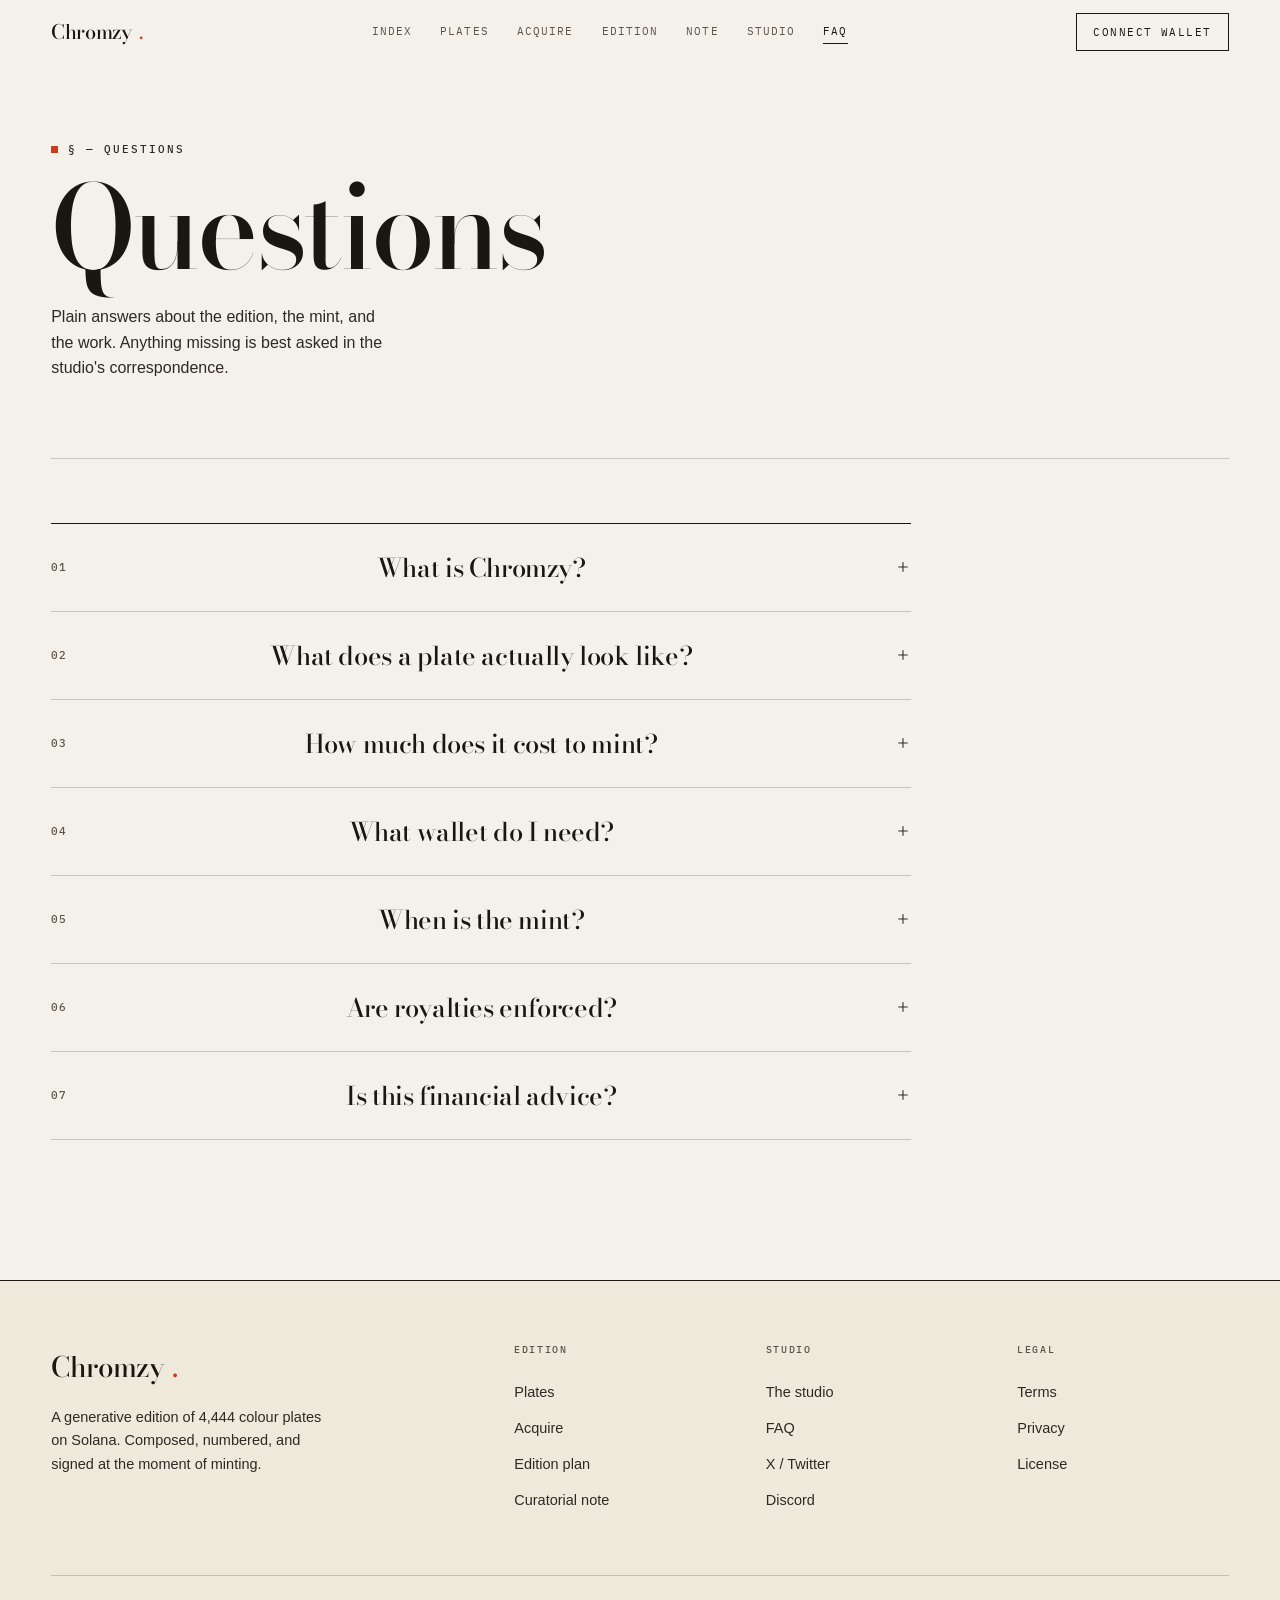
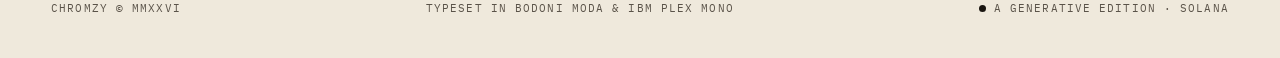
<file: faq.html>
<!DOCTYPE html>
<html lang="en">
<head>
  <meta charset="UTF-8">
  <meta name="viewport" content="width=device-width, initial-scale=1.0">
  <title>Questions — CHROMZY</title>
  <meta name="description" content="Frequently asked questions about Chromzy: what a colour plate is, mint price (1.5 SOL), wallets, the Autumn 2026 window, and enforced royalties on Solana.">
  <link rel="canonical" href="https://chromzy.com/faq.html">
  <meta name="theme-color" content="#f4f1ea">
  <meta property="og:type" content="website">
  <meta property="og:site_name" content="CHROMZY">
  <meta property="og:title" content="Questions — CHROMZY">
  <meta property="og:description" content="What a plate is, mint price, wallets, the window, and royalties.">
  <meta property="og:url" content="https://chromzy.com/faq.html">
  <meta property="og:image" content="https://chromzy.com/assets/og-image.svg">
  <meta name="twitter:card" content="summary_large_image">
  <link rel="icon" href="data:image/svg+xml,%3Csvg xmlns='http://www.w3.org/2000/svg' viewBox='0 0 32 32'%3E%3Crect fill='%23f4f1ea' width='32' height='32'/%3E%3Ccircle cx='16' cy='16' r='6' fill='%23ce3a1f'/%3E%3C/svg%3E">
  <link rel="preconnect" href="https://fonts.googleapis.com">
  <link rel="preconnect" href="https://fonts.gstatic.com" crossorigin>
  <link rel="stylesheet" href="css/main.css">
  <script type="application/ld+json">
  {"@context":"https://schema.org","@type":"FAQPage","mainEntity":[
    {"@type":"Question","name":"What is Chromzy?","acceptedAnswer":{"@type":"Answer","text":"A fixed edition of 4,444 generative colour plates on Solana. Each plate is a single pass through a colour system, composed, numbered, and signed at the moment of minting."}},
    {"@type":"Question","name":"What does a plate look like?","acceptedAnswer":{"@type":"Answer","text":"Four nested rectangular fields in a generated palette, in the lineage of Albers' colour studies. No two plates share a palette."}},
    {"@type":"Question","name":"How much does it cost to mint?","acceptedAnswer":{"@type":"Answer","text":"1.5 SOL per plate plus standard Solana network fees. One plate per wallet during allowlist; the remainder release publicly."}},
    {"@type":"Question","name":"What wallet do I need?","acceptedAnswer":{"@type":"Answer","text":"Phantom, Solflare, or any Wallet Standard compatible Solana wallet."}},
    {"@type":"Question","name":"When is the mint?","acceptedAnswer":{"@type":"Answer","text":"Autumn 2026. The allowlist opens one week prior."}},
    {"@type":"Question","name":"Are royalties enforced?","acceptedAnswer":{"@type":"Answer","text":"Yes, a 5% creator royalty on secondary sales, enforced via the Metaplex Core royalty plugin."}}
  ]}
  </script>
</head>
<body>
  <header class="nav" role="banner">
    <div class="nav__inner">
      <a href="index.html" class="nav__logo" aria-label="CHROMZY home">Chromzy<span class="nav__logo-dot">.</span></a>
      <nav class="nav__links" aria-label="Main">
        <a href="index.html" class="nav__link" data-nav-link>Index</a>
        <a href="collection.html" class="nav__link" data-nav-link>Plates</a>
        <a href="mint.html" class="nav__link" data-nav-link>Acquire</a>
        <a href="roadmap.html" class="nav__link" data-nav-link>Edition</a>
        <a href="about.html" class="nav__link" data-nav-link>Note</a>
        <a href="team.html" class="nav__link" data-nav-link>Studio</a>
        <a href="faq.html" class="nav__link nav__link--active" data-nav-link>FAQ</a>
      </nav>
      <div class="nav__actions">
        <button type="button" class="btn btn--sm btn--wallet" data-wallet-connect>Connect Wallet</button>
        <button type="button" class="nav__toggle" data-nav-toggle aria-expanded="false" aria-controls="nav-mobile" aria-label="Open menu"><span></span><span></span><span></span></button>
      </div>
    </div>
    <nav id="nav-mobile" class="nav__mobile" data-nav-mobile hidden aria-label="Mobile">
      <a href="index.html" class="nav__mobile-link" data-no="01">Index</a>
      <a href="collection.html" class="nav__mobile-link" data-no="02">Plates</a>
      <a href="mint.html" class="nav__mobile-link" data-no="03">Acquire</a>
      <a href="roadmap.html" class="nav__mobile-link" data-no="04">Edition</a>
      <a href="about.html" class="nav__mobile-link" data-no="05">Note</a>
      <a href="team.html" class="nav__mobile-link" data-no="06">Studio</a>
      <a href="faq.html" class="nav__mobile-link" data-no="07">FAQ</a>
    </nav>
  </header>

  <main id="main-content">
    <div class="container">
      <header class="page-head reveal">
        <div class="sec-mark"><span>§ — Questions</span></div>
        <h1 class="page-head__title">Questions</h1>
        <p class="page-head__lead">Plain answers about the edition, the mint, and the work. Anything missing is best asked in the studio's correspondence.</p>
      </header>

      <section class="section" style="padding-top:clamp(40px,5vw,72px);max-width:860px;">
        <div class="accordion reveal">
          <div class="accordion__item" data-accordion-item>
            <button type="button" class="accordion__trigger" data-accordion-trigger aria-expanded="false"><span class="accordion__index">01</span>What is Chromzy?<svg class="accordion__icon" viewBox="0 0 24 24" fill="none" stroke="currentColor" stroke-width="1.6"><path d="M12 5v14M5 12h14"/></svg></button>
            <div class="accordion__panel"><div class="accordion__content"><p>A fixed edition of 4,444 generative colour plates on Solana. Each plate is a single pass through a colour system — composed, numbered, and signed at the moment of minting.</p></div></div>
          </div>
          <div class="accordion__item" data-accordion-item>
            <button type="button" class="accordion__trigger" data-accordion-trigger aria-expanded="false"><span class="accordion__index">02</span>What does a plate actually look like?<svg class="accordion__icon" viewBox="0 0 24 24" fill="none" stroke="currentColor" stroke-width="1.6"><path d="M12 5v14M5 12h14"/></svg></button>
            <div class="accordion__panel"><div class="accordion__content"><p>Four nested rectangular fields in a generated palette, in the lineage of Albers' colour studies. No two plates share a palette. Re-roll the living plate on the home page to watch the system at work.</p></div></div>
          </div>
          <div class="accordion__item" data-accordion-item>
            <button type="button" class="accordion__trigger" data-accordion-trigger aria-expanded="false"><span class="accordion__index">03</span>How much does it cost to mint?<svg class="accordion__icon" viewBox="0 0 24 24" fill="none" stroke="currentColor" stroke-width="1.6"><path d="M12 5v14M5 12h14"/></svg></button>
            <div class="accordion__panel"><div class="accordion__content"><p>1.5 ◎ SOL per plate, plus standard Solana network fees. One plate per wallet during allowlist; the remainder release publicly thereafter.</p></div></div>
          </div>
          <div class="accordion__item" data-accordion-item>
            <button type="button" class="accordion__trigger" data-accordion-trigger aria-expanded="false"><span class="accordion__index">04</span>What wallet do I need?<svg class="accordion__icon" viewBox="0 0 24 24" fill="none" stroke="currentColor" stroke-width="1.6"><path d="M12 5v14M5 12h14"/></svg></button>
            <div class="accordion__panel"><div class="accordion__content"><p>Phantom, Solflare, or any Wallet Standard compatible Solana wallet. Connect on the Acquire page once the window opens.</p></div></div>
          </div>
          <div class="accordion__item" data-accordion-item>
            <button type="button" class="accordion__trigger" data-accordion-trigger aria-expanded="false"><span class="accordion__index">05</span>When is the mint?<svg class="accordion__icon" viewBox="0 0 24 24" fill="none" stroke="currentColor" stroke-width="1.6"><path d="M12 5v14M5 12h14"/></svg></button>
            <div class="accordion__panel"><div class="accordion__content"><p>Autumn 2026. The allowlist opens one week prior. The exact block and date are announced to the studio's correspondents first.</p></div></div>
          </div>
          <div class="accordion__item" data-accordion-item>
            <button type="button" class="accordion__trigger" data-accordion-trigger aria-expanded="false"><span class="accordion__index">06</span>Are royalties enforced?<svg class="accordion__icon" viewBox="0 0 24 24" fill="none" stroke="currentColor" stroke-width="1.6"><path d="M12 5v14M5 12h14"/></svg></button>
            <div class="accordion__panel"><div class="accordion__content"><p>Yes — a 5% creator royalty on secondary sales, enforced via the Metaplex Core royalty plugin on supported marketplaces.</p></div></div>
          </div>
          <div class="accordion__item" data-accordion-item>
            <button type="button" class="accordion__trigger" data-accordion-trigger aria-expanded="false"><span class="accordion__index">07</span>Is this financial advice?<svg class="accordion__icon" viewBox="0 0 24 24" fill="none" stroke="currentColor" stroke-width="1.6"><path d="M12 5v14M5 12h14"/></svg></button>
            <div class="accordion__panel"><div class="accordion__content"><p>No. Chromzy is a digital art edition. Acquire a plate because you want the plate.</p></div></div>
          </div>
        </div>
      </section>
    </div>
  </main>

  <footer class="footer" role="contentinfo">
    <div class="container">
      <div class="footer__grid">
        <div class="footer__brand">
          <a href="index.html" class="nav__logo">Chromzy<span class="nav__logo-dot">.</span></a>
          <p>A generative edition of 4,444 colour plates on Solana. Composed, numbered, and signed at the moment of minting.</p>
        </div>
        <div>
          <h3 class="footer__heading">Edition</h3>
          <a href="collection.html" class="footer__link">Plates</a>
          <a href="mint.html" class="footer__link">Acquire</a>
          <a href="roadmap.html" class="footer__link">Edition plan</a>
          <a href="about.html" class="footer__link">Curatorial note</a>
        </div>
        <div>
          <h3 class="footer__heading">Studio</h3>
          <a href="team.html" class="footer__link">The studio</a>
          <a href="faq.html" class="footer__link">FAQ</a>
          <a href="https://x.com/chromzy" class="footer__link" target="_blank" rel="noopener noreferrer">X / Twitter</a>
          <a href="https://discord.gg/chromzy" class="footer__link" target="_blank" rel="noopener noreferrer">Discord</a>
        </div>
        <div>
          <h3 class="footer__heading">Legal</h3>
          <a href="terms.html" class="footer__link">Terms</a>
          <a href="privacy.html" class="footer__link">Privacy</a>
          <a href="license.html" class="footer__link">License</a>
        </div>
      </div>
      <div class="footer__bottom">
        <span>Chromzy © MMXXVI</span>
        <span>Typeset in Bodoni Moda &amp; IBM Plex Mono</span>
        <span class="footer__solana"><span class="footer__solana-dot" aria-hidden="true"></span> A generative edition · Solana</span>
      </div>
    </div>
  </footer>

  <script type="module" src="js/main.js"></script>
</body>
</html>
</file>
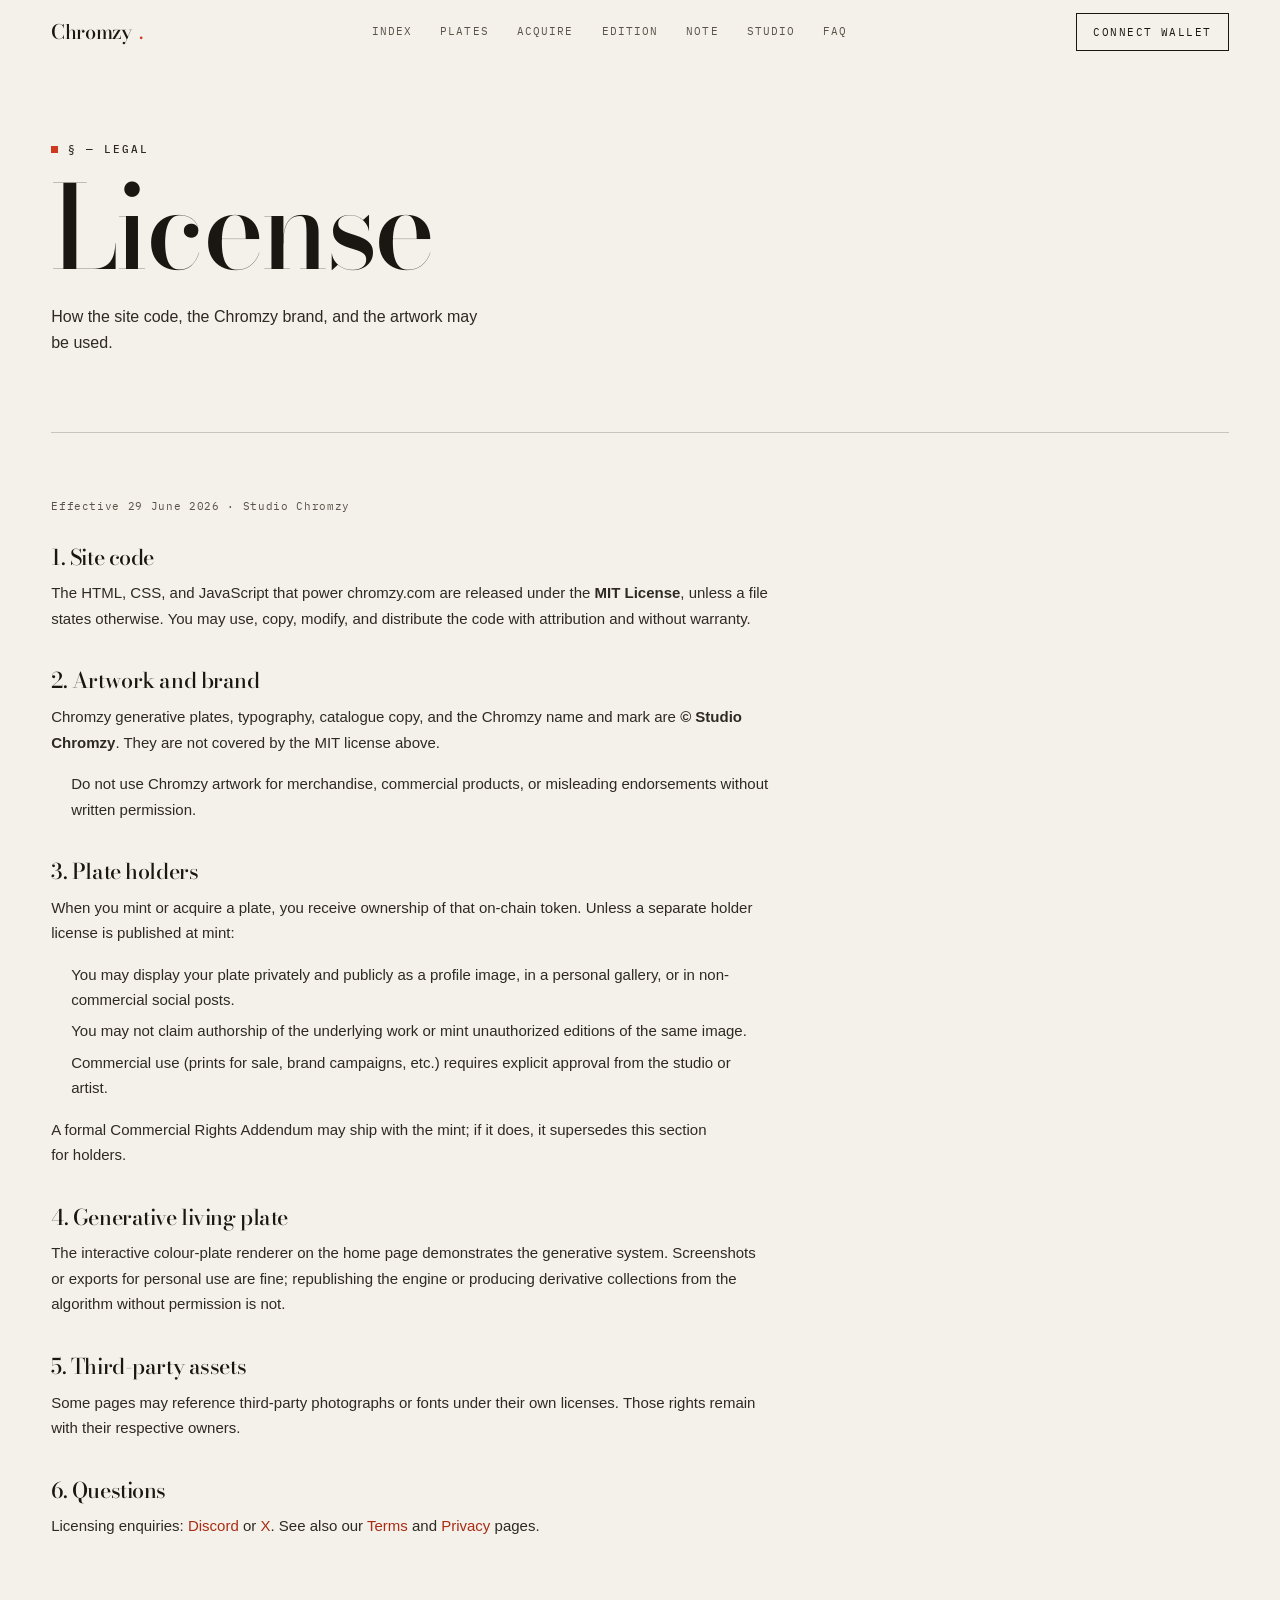
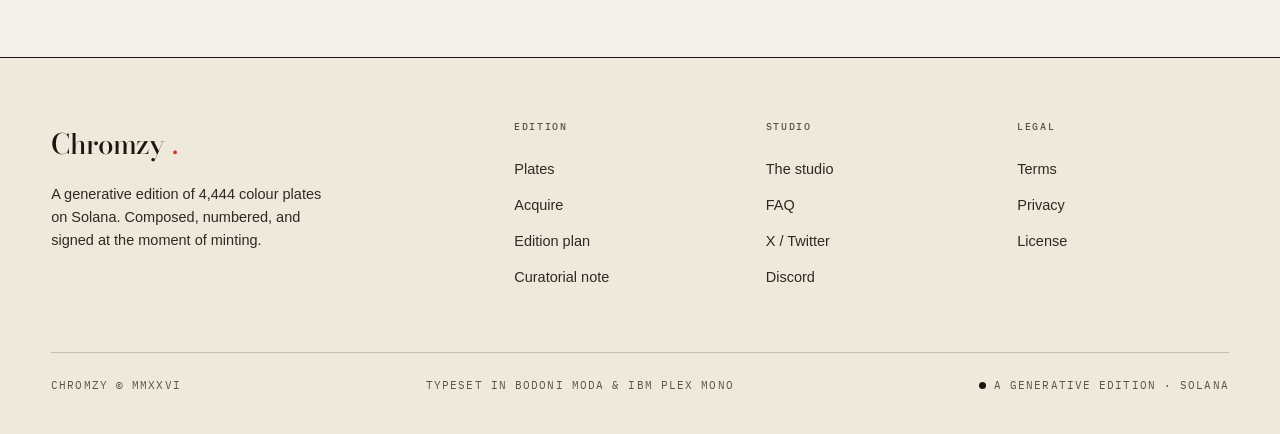
<file: license.html>
<!DOCTYPE html>
<html lang="en">
<head>
  <meta charset="UTF-8">
  <meta name="viewport" content="width=device-width, initial-scale=1.0">
  <title>License — CHROMZY</title>
  <meta name="description" content="Licensing for chromzy.com: site code (MIT) and Chromzy generative plate holder rights.">
  <link rel="canonical" href="https://chromzy.com/license.html">
  <meta name="theme-color" content="#f4f1ea">
  <meta property="og:type" content="website">
  <meta property="og:site_name" content="CHROMZY">
  <meta property="og:title" content="License — CHROMZY">
  <meta property="og:url" content="https://chromzy.com/license.html">
  <meta property="og:image" content="https://chromzy.com/assets/og-image.svg">
  <meta name="twitter:card" content="summary_large_image">
  <link rel="icon" href="data:image/svg+xml,%3Csvg xmlns='http://www.w3.org/2000/svg' viewBox='0 0 32 32'%3E%3Crect fill='%23f4f1ea' width='32' height='32'/%3E%3Ccircle cx='16' cy='16' r='6' fill='%23ce3a1f'/%3E%3C/svg%3E">
  <link rel="preconnect" href="https://fonts.googleapis.com">
  <link rel="preconnect" href="https://fonts.gstatic.com" crossorigin>
  <link rel="stylesheet" href="css/main.css">
</head>
<body>
  <header class="nav" role="banner">
    <div class="nav__inner">
      <a href="index.html" class="nav__logo" aria-label="CHROMZY home">Chromzy<span class="nav__logo-dot">.</span></a>
      <nav class="nav__links" aria-label="Main">
        <a href="index.html" class="nav__link" data-nav-link>Index</a>
        <a href="collection.html" class="nav__link" data-nav-link>Plates</a>
        <a href="mint.html" class="nav__link" data-nav-link>Acquire</a>
        <a href="roadmap.html" class="nav__link" data-nav-link>Edition</a>
        <a href="about.html" class="nav__link" data-nav-link>Note</a>
        <a href="team.html" class="nav__link" data-nav-link>Studio</a>
        <a href="faq.html" class="nav__link" data-nav-link>FAQ</a>
      </nav>
      <div class="nav__actions">
        <button type="button" class="btn btn--sm btn--wallet" data-wallet-connect>Connect Wallet</button>
        <button type="button" class="nav__toggle" data-nav-toggle aria-expanded="false" aria-controls="nav-mobile" aria-label="Open menu"><span></span><span></span><span></span></button>
      </div>
    </div>
    <nav id="nav-mobile" class="nav__mobile" data-nav-mobile hidden aria-label="Mobile">
      <a href="index.html" class="nav__mobile-link" data-no="01">Index</a>
      <a href="collection.html" class="nav__mobile-link" data-no="02">Plates</a>
      <a href="mint.html" class="nav__mobile-link" data-no="03">Acquire</a>
      <a href="roadmap.html" class="nav__mobile-link" data-no="04">Edition</a>
      <a href="about.html" class="nav__mobile-link" data-no="05">Note</a>
      <a href="team.html" class="nav__mobile-link" data-no="06">Studio</a>
      <a href="faq.html" class="nav__mobile-link" data-no="07">FAQ</a>
    </nav>
  </header>

  <main id="main-content">
    <div class="container">
      <header class="page-head reveal">
        <div class="sec-mark"><span>§ — Legal</span></div>
        <h1 class="page-head__title">License</h1>
        <p class="page-head__lead">How the site code, the Chromzy brand, and the artwork may be used.</p>
      </header>

      <section class="section legal-prose reveal" style="padding-top:clamp(40px,5vw,72px);padding-bottom:clamp(64px,8vw,120px);">
        <p class="legal-updated">Effective 29 June 2026 · Studio Chromzy</p>

        <h2>1. Site code</h2>
        <p>The HTML, CSS, and JavaScript that power chromzy.com are released under the <strong>MIT License</strong>, unless a file states otherwise. You may use, copy, modify, and distribute the code with attribution and without warranty.</p>

        <h2>2. Artwork and brand</h2>
        <p>Chromzy generative plates, typography, catalogue copy, and the Chromzy name and mark are <strong>© Studio Chromzy</strong>. They are not covered by the MIT license above.</p>
        <ul>
          <li>Do not use Chromzy artwork for merchandise, commercial products, or misleading endorsements without written permission.</li>
        </ul>

        <h2>3. Plate holders</h2>
        <p>When you mint or acquire a plate, you receive ownership of that on-chain token. Unless a separate holder license is published at mint:</p>
        <ul>
          <li>You may display your plate privately and publicly as a profile image, in a personal gallery, or in non-commercial social posts.</li>
          <li>You may not claim authorship of the underlying work or mint unauthorized editions of the same image.</li>
          <li>Commercial use (prints for sale, brand campaigns, etc.) requires explicit approval from the studio or artist.</li>
        </ul>
        <p>A formal Commercial Rights Addendum may ship with the mint; if it does, it supersedes this section for holders.</p>

        <h2>4. Generative living plate</h2>
        <p>The interactive colour-plate renderer on the home page demonstrates the generative system. Screenshots or exports for personal use are fine; republishing the engine or producing derivative collections from the algorithm without permission is not.</p>

        <h2>5. Third-party assets</h2>
        <p>Some pages may reference third-party photographs or fonts under their own licenses. Those rights remain with their respective owners.</p>

        <h2>6. Questions</h2>
        <p>Licensing enquiries: <a href="https://discord.gg/chromzy" target="_blank" rel="noopener noreferrer">Discord</a> or <a href="https://x.com/chromzy" target="_blank" rel="noopener noreferrer">X</a>. See also our <a href="terms.html">Terms</a> and <a href="privacy.html">Privacy</a> pages.</p>
      </section>
    </div>
  </main>

  <footer class="footer" role="contentinfo">
    <div class="container">
      <div class="footer__grid">
        <div class="footer__brand">
          <a href="index.html" class="nav__logo">Chromzy<span class="nav__logo-dot">.</span></a>
          <p>A generative edition of 4,444 colour plates on Solana. Composed, numbered, and signed at the moment of minting.</p>
        </div>
        <div>
          <h3 class="footer__heading">Edition</h3>
          <a href="collection.html" class="footer__link">Plates</a>
          <a href="mint.html" class="footer__link">Acquire</a>
          <a href="roadmap.html" class="footer__link">Edition plan</a>
          <a href="about.html" class="footer__link">Curatorial note</a>
        </div>
        <div>
          <h3 class="footer__heading">Studio</h3>
          <a href="team.html" class="footer__link">The studio</a>
          <a href="faq.html" class="footer__link">FAQ</a>
          <a href="https://x.com/chromzy" class="footer__link" target="_blank" rel="noopener noreferrer">X / Twitter</a>
          <a href="https://discord.gg/chromzy" class="footer__link" target="_blank" rel="noopener noreferrer">Discord</a>
        </div>
        <div>
          <h3 class="footer__heading">Legal</h3>
          <a href="terms.html" class="footer__link">Terms</a>
          <a href="privacy.html" class="footer__link">Privacy</a>
          <a href="license.html" class="footer__link">License</a>
        </div>
      </div>
      <div class="footer__bottom">
        <span>Chromzy © MMXXVI</span>
        <span>Typeset in Bodoni Moda &amp; IBM Plex Mono</span>
        <span class="footer__solana"><span class="footer__solana-dot" aria-hidden="true"></span> A generative edition · Solana</span>
      </div>
    </div>
  </footer>

  <script type="module" src="js/main.js"></script>
</body>
</html>
</file>
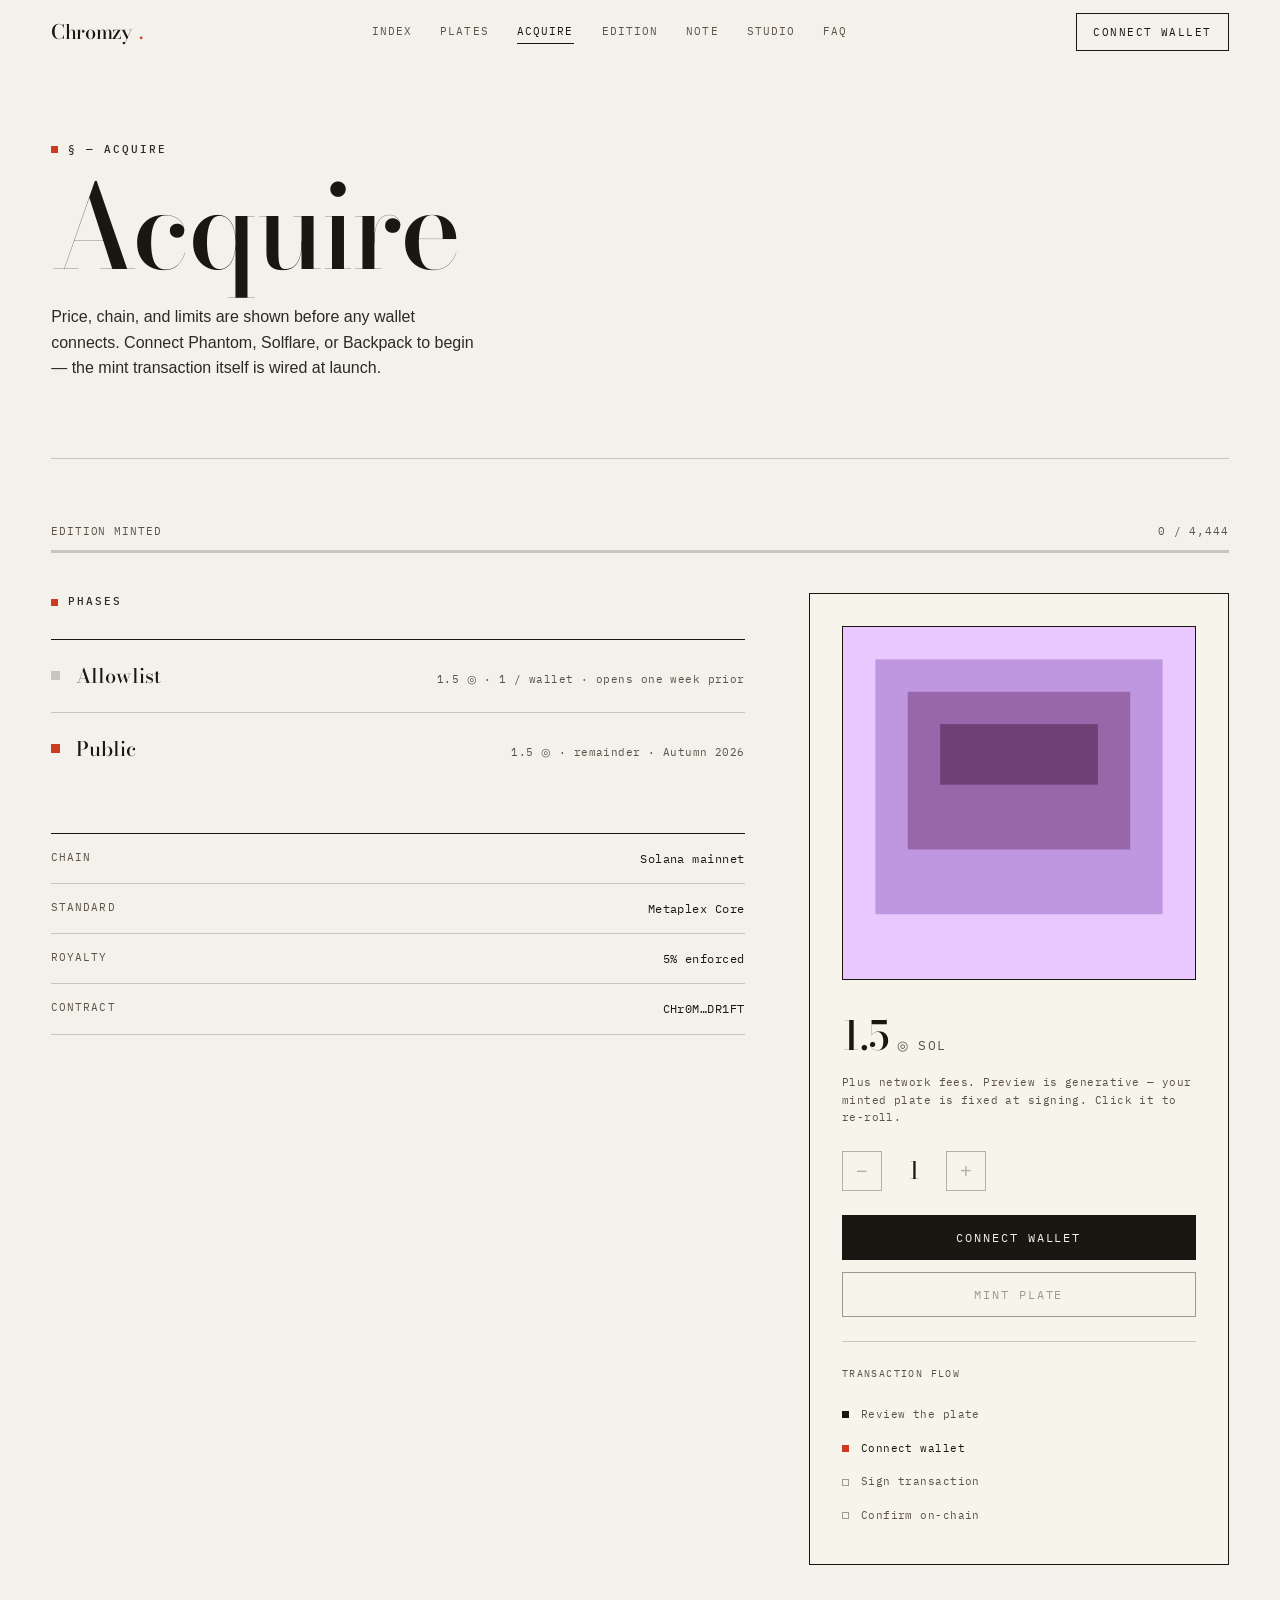
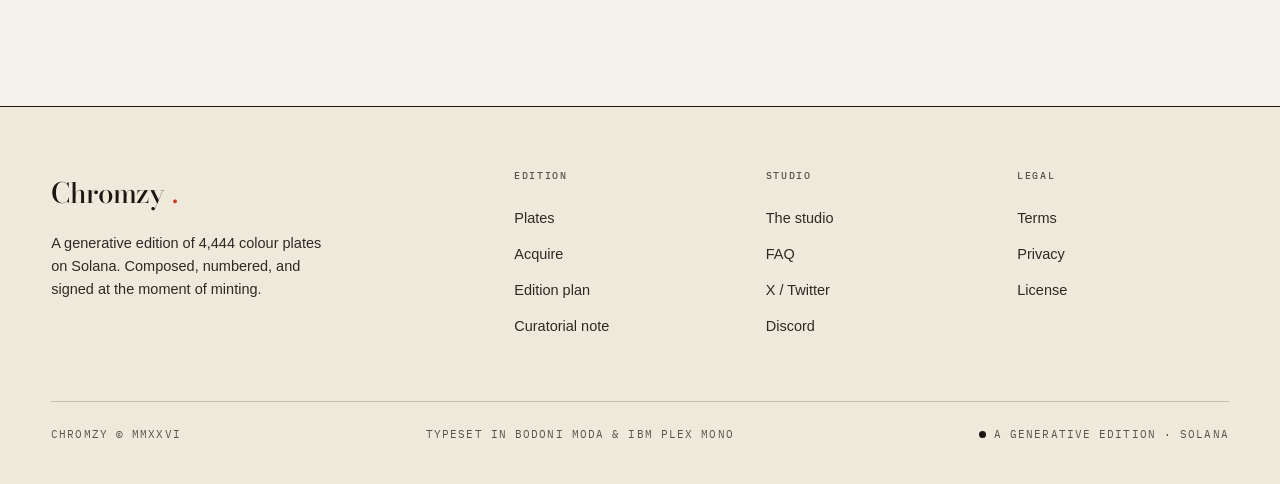
<file: mint.html>
<!DOCTYPE html>
<html lang="en">
<head>
  <meta charset="UTF-8">
  <meta name="viewport" content="width=device-width, initial-scale=1.0">
  <title>Acquire a Plate — CHROMZY Mint</title>
  <meta name="description" content="Mint a Chromzy colour plate on Solana. 1.5 SOL, one plate per wallet at allowlist, Metaplex Core. Demo wallet flow shown before launch.">
  <link rel="canonical" href="https://chromzy.com/mint.html">
  <meta name="theme-color" content="#f4f1ea">
  <meta property="og:type" content="website">
  <meta property="og:site_name" content="CHROMZY">
  <meta property="og:title" content="Acquire a Plate — CHROMZY">
  <meta property="og:description" content="Mint a generative colour plate on Solana. 1.5 SOL, Metaplex Core.">
  <meta property="og:url" content="https://chromzy.com/mint.html">
  <meta property="og:image" content="https://chromzy.com/assets/og-image.svg">
  <meta name="twitter:card" content="summary_large_image">
  <link rel="icon" href="data:image/svg+xml,%3Csvg xmlns='http://www.w3.org/2000/svg' viewBox='0 0 32 32'%3E%3Crect fill='%23f4f1ea' width='32' height='32'/%3E%3Ccircle cx='16' cy='16' r='6' fill='%23ce3a1f'/%3E%3C/svg%3E">
  <link rel="preconnect" href="https://fonts.googleapis.com">
  <link rel="preconnect" href="https://fonts.gstatic.com" crossorigin>
  <link rel="stylesheet" href="css/main.css">
</head>
<body>
  <header class="nav" role="banner">
    <div class="nav__inner">
      <a href="index.html" class="nav__logo" aria-label="CHROMZY home">Chromzy<span class="nav__logo-dot">.</span></a>
      <nav class="nav__links" aria-label="Main">
        <a href="index.html" class="nav__link" data-nav-link>Index</a>
        <a href="collection.html" class="nav__link" data-nav-link>Plates</a>
        <a href="mint.html" class="nav__link nav__link--active" data-nav-link>Acquire</a>
        <a href="roadmap.html" class="nav__link" data-nav-link>Edition</a>
        <a href="about.html" class="nav__link" data-nav-link>Note</a>
        <a href="team.html" class="nav__link" data-nav-link>Studio</a>
        <a href="faq.html" class="nav__link" data-nav-link>FAQ</a>
      </nav>
      <div class="nav__actions">
        <button type="button" class="btn btn--sm btn--wallet" data-wallet-connect>Connect Wallet</button>
        <button type="button" class="nav__toggle" data-nav-toggle aria-expanded="false" aria-controls="nav-mobile" aria-label="Open menu"><span></span><span></span><span></span></button>
      </div>
    </div>
    <nav id="nav-mobile" class="nav__mobile" data-nav-mobile hidden aria-label="Mobile">
      <a href="index.html" class="nav__mobile-link" data-no="01">Index</a>
      <a href="collection.html" class="nav__mobile-link" data-no="02">Plates</a>
      <a href="mint.html" class="nav__mobile-link" data-no="03">Acquire</a>
      <a href="roadmap.html" class="nav__mobile-link" data-no="04">Edition</a>
      <a href="about.html" class="nav__mobile-link" data-no="05">Note</a>
      <a href="team.html" class="nav__mobile-link" data-no="06">Studio</a>
      <a href="faq.html" class="nav__mobile-link" data-no="07">FAQ</a>
    </nav>
  </header>

  <main id="main-content">
    <div class="container">
      <header class="page-head reveal">
        <div class="sec-mark"><span>§ — Acquire</span></div>
        <h1 class="page-head__title">Acquire</h1>
        <p class="page-head__lead">Price, chain, and limits are shown before any wallet connects. Connect Phantom, Solflare, or Backpack to begin — the mint transaction itself is wired at launch.</p>
      </header>

      <section class="section" style="padding-top:clamp(40px,5vw,64px);">
        <div class="mint-progress reveal" data-mint-progress data-minted="0" data-total="4444">
          <p class="mint-progress__label"><span>Edition minted</span><span data-mint-progress-count>0 / 4,444</span></p>
          <div class="mint-progress__track"><div class="mint-progress__fill"></div></div>
        </div>

        <div class="mint-layout">
          <div class="reveal">
            <div class="sec-mark" style="margin-bottom:28px;"><span>Phases</span></div>
            <div class="mint-phases stagger">
              <div class="mint-phase">
                <span class="mint-phase__status" aria-hidden="true"></span>
                <span class="mint-phase__name">Allowlist</span>
                <span class="mint-phase__detail">1.5 ◎ · 1 / wallet · opens one week prior</span>
              </div>
              <div class="mint-phase is-active">
                <span class="mint-phase__status" aria-hidden="true"></span>
                <span class="mint-phase__name">Public</span>
                <span class="mint-phase__detail">1.5 ◎ · remainder · Autumn 2026</span>
              </div>
            </div>

            <div class="spec" style="margin-top:48px;">
              <div class="spec__row"><span class="spec__key">Chain</span><span>Solana mainnet</span></div>
              <div class="spec__row"><span class="spec__key">Standard</span><span>Metaplex Core</span></div>
              <div class="spec__row"><span class="spec__key">Royalty</span><span>5% enforced</span></div>
              <div class="spec__row"><span class="spec__key">Contract</span><span>CHr0M…DR1FT</span></div>
            </div>
          </div>

          <aside class="mint-card reveal">
            <div class="mint-card__mount">
              <div class="figure__frame ar-1-1 is-zoom" data-plate-interactive>
                <canvas data-plate data-plate-interactive data-seed="44" data-plate-chroma="0.12" style="display:block;width:100%;height:100%;"></canvas>
              </div>
            </div>
            <div class="mint-card__price">
              <span class="mint-card__price-value">1.5</span>
              <span class="mint-card__price-unit">◎ SOL</span>
            </div>
            <p class="mint-card__fine">Plus network fees. Preview is generative — your minted plate is fixed at signing. Click it to re-roll.</p>

            <div class="mint-card__qty">
              <button type="button" class="mint-card__qty-btn" data-mint-minus aria-label="Decrease quantity">−</button>
              <span class="mint-card__qty-value" data-mint-qty data-mint-max="1">1</span>
              <button type="button" class="mint-card__qty-btn" data-mint-plus aria-label="Increase quantity">+</button>
            </div>

            <div class="mint-card__actions">
              <button type="button" class="btn btn--primary" data-wallet-connect>Connect Wallet</button>
              <button type="button" class="btn" data-mint-action disabled>Mint Plate</button>
            </div>

            <div class="tx-states">
              <div class="tx-states__title">Transaction flow</div>
              <div class="tx-step is-done"><span class="tx-step__dot"></span> Review the plate</div>
              <div class="tx-step is-active"><span class="tx-step__dot"></span> Connect wallet</div>
              <div class="tx-step"><span class="tx-step__dot"></span> Sign transaction</div>
              <div class="tx-step"><span class="tx-step__dot"></span> Confirm on-chain</div>
            </div>
          </aside>
        </div>
      </section>
    </div>
  </main>

  <footer class="footer" role="contentinfo">
    <div class="container">
      <div class="footer__grid">
        <div class="footer__brand">
          <a href="index.html" class="nav__logo">Chromzy<span class="nav__logo-dot">.</span></a>
          <p>A generative edition of 4,444 colour plates on Solana. Composed, numbered, and signed at the moment of minting.</p>
        </div>
        <div>
          <h3 class="footer__heading">Edition</h3>
          <a href="collection.html" class="footer__link">Plates</a>
          <a href="mint.html" class="footer__link">Acquire</a>
          <a href="roadmap.html" class="footer__link">Edition plan</a>
          <a href="about.html" class="footer__link">Curatorial note</a>
        </div>
        <div>
          <h3 class="footer__heading">Studio</h3>
          <a href="team.html" class="footer__link">The studio</a>
          <a href="faq.html" class="footer__link">FAQ</a>
          <a href="https://x.com/chromzy" class="footer__link" target="_blank" rel="noopener noreferrer">X / Twitter</a>
          <a href="https://discord.gg/chromzy" class="footer__link" target="_blank" rel="noopener noreferrer">Discord</a>
        </div>
        <div>
          <h3 class="footer__heading">Legal</h3>
          <a href="terms.html" class="footer__link">Terms</a>
          <a href="privacy.html" class="footer__link">Privacy</a>
          <a href="license.html" class="footer__link">License</a>
        </div>
      </div>
      <div class="footer__bottom">
        <span>Chromzy © MMXXVI</span>
        <span>Typeset in Bodoni Moda &amp; IBM Plex Mono</span>
        <span class="footer__solana"><span class="footer__solana-dot" aria-hidden="true"></span> A generative edition · Solana</span>
      </div>
    </div>
  </footer>

  <script type="module" src="js/main.js"></script>
</body>
</html>
</file>
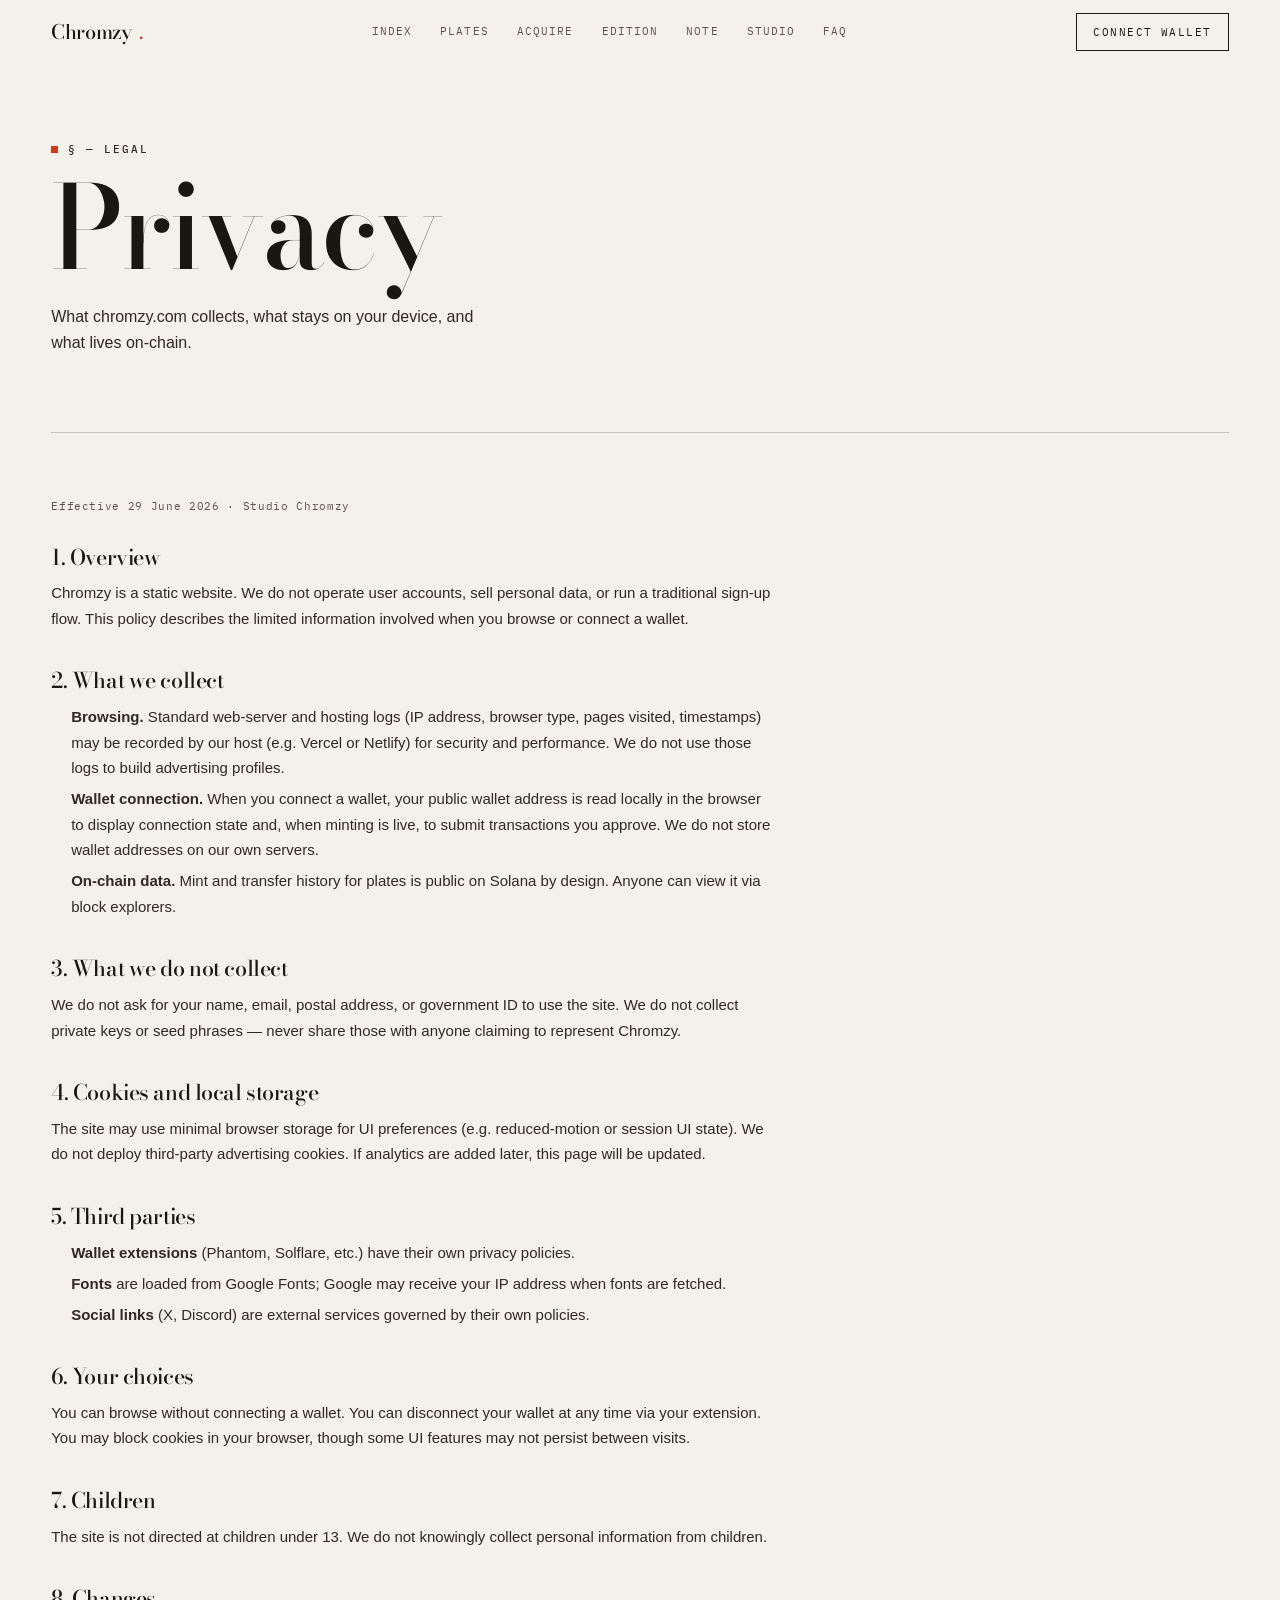
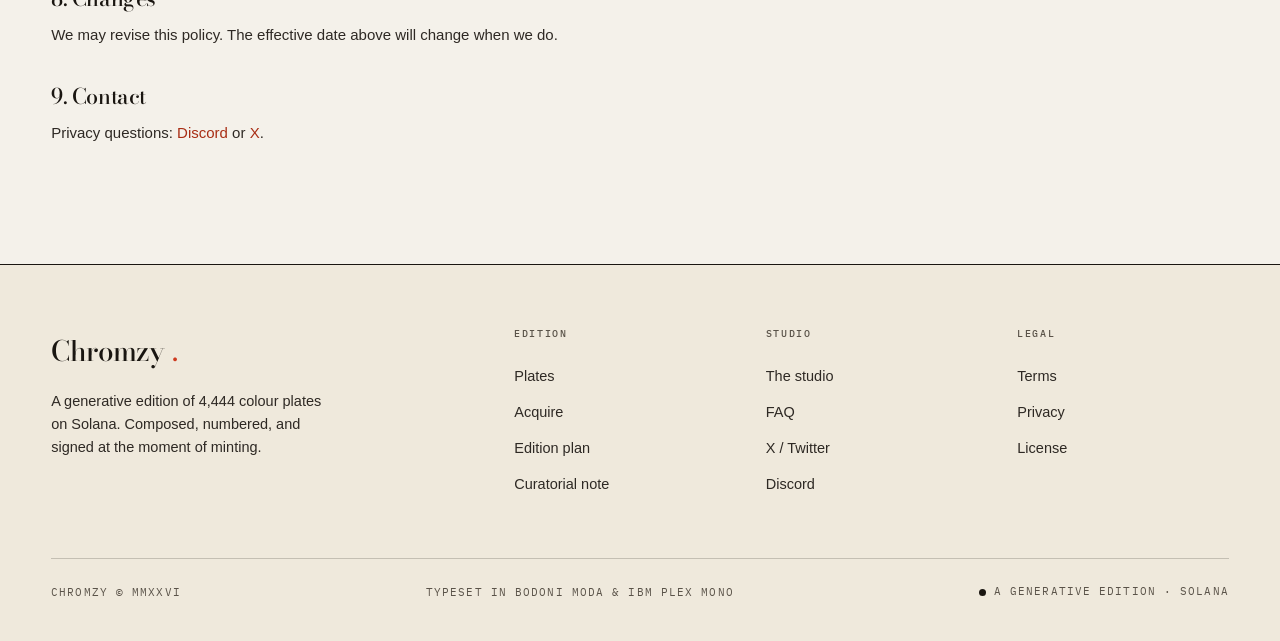
<file: privacy.html>
<!DOCTYPE html>
<html lang="en">
<head>
  <meta charset="UTF-8">
  <meta name="viewport" content="width=device-width, initial-scale=1.0">
  <title>Privacy Policy — CHROMZY</title>
  <meta name="description" content="Privacy policy for chromzy.com: what data the Chromzy site collects when you connect a wallet or browse the catalogue.">
  <link rel="canonical" href="https://chromzy.com/privacy.html">
  <meta name="theme-color" content="#f4f1ea">
  <meta property="og:type" content="website">
  <meta property="og:site_name" content="CHROMZY">
  <meta property="og:title" content="Privacy Policy — CHROMZY">
  <meta property="og:url" content="https://chromzy.com/privacy.html">
  <meta property="og:image" content="https://chromzy.com/assets/og-image.svg">
  <meta name="twitter:card" content="summary_large_image">
  <link rel="icon" href="data:image/svg+xml,%3Csvg xmlns='http://www.w3.org/2000/svg' viewBox='0 0 32 32'%3E%3Crect fill='%23f4f1ea' width='32' height='32'/%3E%3Ccircle cx='16' cy='16' r='6' fill='%23ce3a1f'/%3E%3C/svg%3E">
  <link rel="preconnect" href="https://fonts.googleapis.com">
  <link rel="preconnect" href="https://fonts.gstatic.com" crossorigin>
  <link rel="stylesheet" href="css/main.css">
</head>
<body>
  <header class="nav" role="banner">
    <div class="nav__inner">
      <a href="index.html" class="nav__logo" aria-label="CHROMZY home">Chromzy<span class="nav__logo-dot">.</span></a>
      <nav class="nav__links" aria-label="Main">
        <a href="index.html" class="nav__link" data-nav-link>Index</a>
        <a href="collection.html" class="nav__link" data-nav-link>Plates</a>
        <a href="mint.html" class="nav__link" data-nav-link>Acquire</a>
        <a href="roadmap.html" class="nav__link" data-nav-link>Edition</a>
        <a href="about.html" class="nav__link" data-nav-link>Note</a>
        <a href="team.html" class="nav__link" data-nav-link>Studio</a>
        <a href="faq.html" class="nav__link" data-nav-link>FAQ</a>
      </nav>
      <div class="nav__actions">
        <button type="button" class="btn btn--sm btn--wallet" data-wallet-connect>Connect Wallet</button>
        <button type="button" class="nav__toggle" data-nav-toggle aria-expanded="false" aria-controls="nav-mobile" aria-label="Open menu"><span></span><span></span><span></span></button>
      </div>
    </div>
    <nav id="nav-mobile" class="nav__mobile" data-nav-mobile hidden aria-label="Mobile">
      <a href="index.html" class="nav__mobile-link" data-no="01">Index</a>
      <a href="collection.html" class="nav__mobile-link" data-no="02">Plates</a>
      <a href="mint.html" class="nav__mobile-link" data-no="03">Acquire</a>
      <a href="roadmap.html" class="nav__mobile-link" data-no="04">Edition</a>
      <a href="about.html" class="nav__mobile-link" data-no="05">Note</a>
      <a href="team.html" class="nav__mobile-link" data-no="06">Studio</a>
      <a href="faq.html" class="nav__mobile-link" data-no="07">FAQ</a>
    </nav>
  </header>

  <main id="main-content">
    <div class="container">
      <header class="page-head reveal">
        <div class="sec-mark"><span>§ — Legal</span></div>
        <h1 class="page-head__title">Privacy</h1>
        <p class="page-head__lead">What chromzy.com collects, what stays on your device, and what lives on-chain.</p>
      </header>

      <section class="section legal-prose reveal" style="padding-top:clamp(40px,5vw,72px);padding-bottom:clamp(64px,8vw,120px);">
        <p class="legal-updated">Effective 29 June 2026 · Studio Chromzy</p>

        <h2>1. Overview</h2>
        <p>Chromzy is a static website. We do not operate user accounts, sell personal data, or run a traditional sign-up flow. This policy describes the limited information involved when you browse or connect a wallet.</p>

        <h2>2. What we collect</h2>
        <ul>
          <li><strong>Browsing.</strong> Standard web-server and hosting logs (IP address, browser type, pages visited, timestamps) may be recorded by our host (e.g. Vercel or Netlify) for security and performance. We do not use those logs to build advertising profiles.</li>
          <li><strong>Wallet connection.</strong> When you connect a wallet, your public wallet address is read locally in the browser to display connection state and, when minting is live, to submit transactions you approve. We do not store wallet addresses on our own servers.</li>
          <li><strong>On-chain data.</strong> Mint and transfer history for plates is public on Solana by design. Anyone can view it via block explorers.</li>
        </ul>

        <h2>3. What we do not collect</h2>
        <p>We do not ask for your name, email, postal address, or government ID to use the site. We do not collect private keys or seed phrases — never share those with anyone claiming to represent Chromzy.</p>

        <h2>4. Cookies and local storage</h2>
        <p>The site may use minimal browser storage for UI preferences (e.g. reduced-motion or session UI state). We do not deploy third-party advertising cookies. If analytics are added later, this page will be updated.</p>

        <h2>5. Third parties</h2>
        <ul>
          <li><strong>Wallet extensions</strong> (Phantom, Solflare, etc.) have their own privacy policies.</li>
          <li><strong>Fonts</strong> are loaded from Google Fonts; Google may receive your IP address when fonts are fetched.</li>
          <li><strong>Social links</strong> (X, Discord) are external services governed by their own policies.</li>
        </ul>

        <h2>6. Your choices</h2>
        <p>You can browse without connecting a wallet. You can disconnect your wallet at any time via your extension. You may block cookies in your browser, though some UI features may not persist between visits.</p>

        <h2>7. Children</h2>
        <p>The site is not directed at children under 13. We do not knowingly collect personal information from children.</p>

        <h2>8. Changes</h2>
        <p>We may revise this policy. The effective date above will change when we do.</p>

        <h2>9. Contact</h2>
        <p>Privacy questions: <a href="https://discord.gg/chromzy" target="_blank" rel="noopener noreferrer">Discord</a> or <a href="https://x.com/chromzy" target="_blank" rel="noopener noreferrer">X</a>.</p>
      </section>
    </div>
  </main>

  <footer class="footer" role="contentinfo">
    <div class="container">
      <div class="footer__grid">
        <div class="footer__brand">
          <a href="index.html" class="nav__logo">Chromzy<span class="nav__logo-dot">.</span></a>
          <p>A generative edition of 4,444 colour plates on Solana. Composed, numbered, and signed at the moment of minting.</p>
        </div>
        <div>
          <h3 class="footer__heading">Edition</h3>
          <a href="collection.html" class="footer__link">Plates</a>
          <a href="mint.html" class="footer__link">Acquire</a>
          <a href="roadmap.html" class="footer__link">Edition plan</a>
          <a href="about.html" class="footer__link">Curatorial note</a>
        </div>
        <div>
          <h3 class="footer__heading">Studio</h3>
          <a href="team.html" class="footer__link">The studio</a>
          <a href="faq.html" class="footer__link">FAQ</a>
          <a href="https://x.com/chromzy" class="footer__link" target="_blank" rel="noopener noreferrer">X / Twitter</a>
          <a href="https://discord.gg/chromzy" class="footer__link" target="_blank" rel="noopener noreferrer">Discord</a>
        </div>
        <div>
          <h3 class="footer__heading">Legal</h3>
          <a href="terms.html" class="footer__link">Terms</a>
          <a href="privacy.html" class="footer__link">Privacy</a>
          <a href="license.html" class="footer__link">License</a>
        </div>
      </div>
      <div class="footer__bottom">
        <span>Chromzy © MMXXVI</span>
        <span>Typeset in Bodoni Moda &amp; IBM Plex Mono</span>
        <span class="footer__solana"><span class="footer__solana-dot" aria-hidden="true"></span> A generative edition · Solana</span>
      </div>
    </div>
  </footer>

  <script type="module" src="js/main.js"></script>
</body>
</html>
</file>
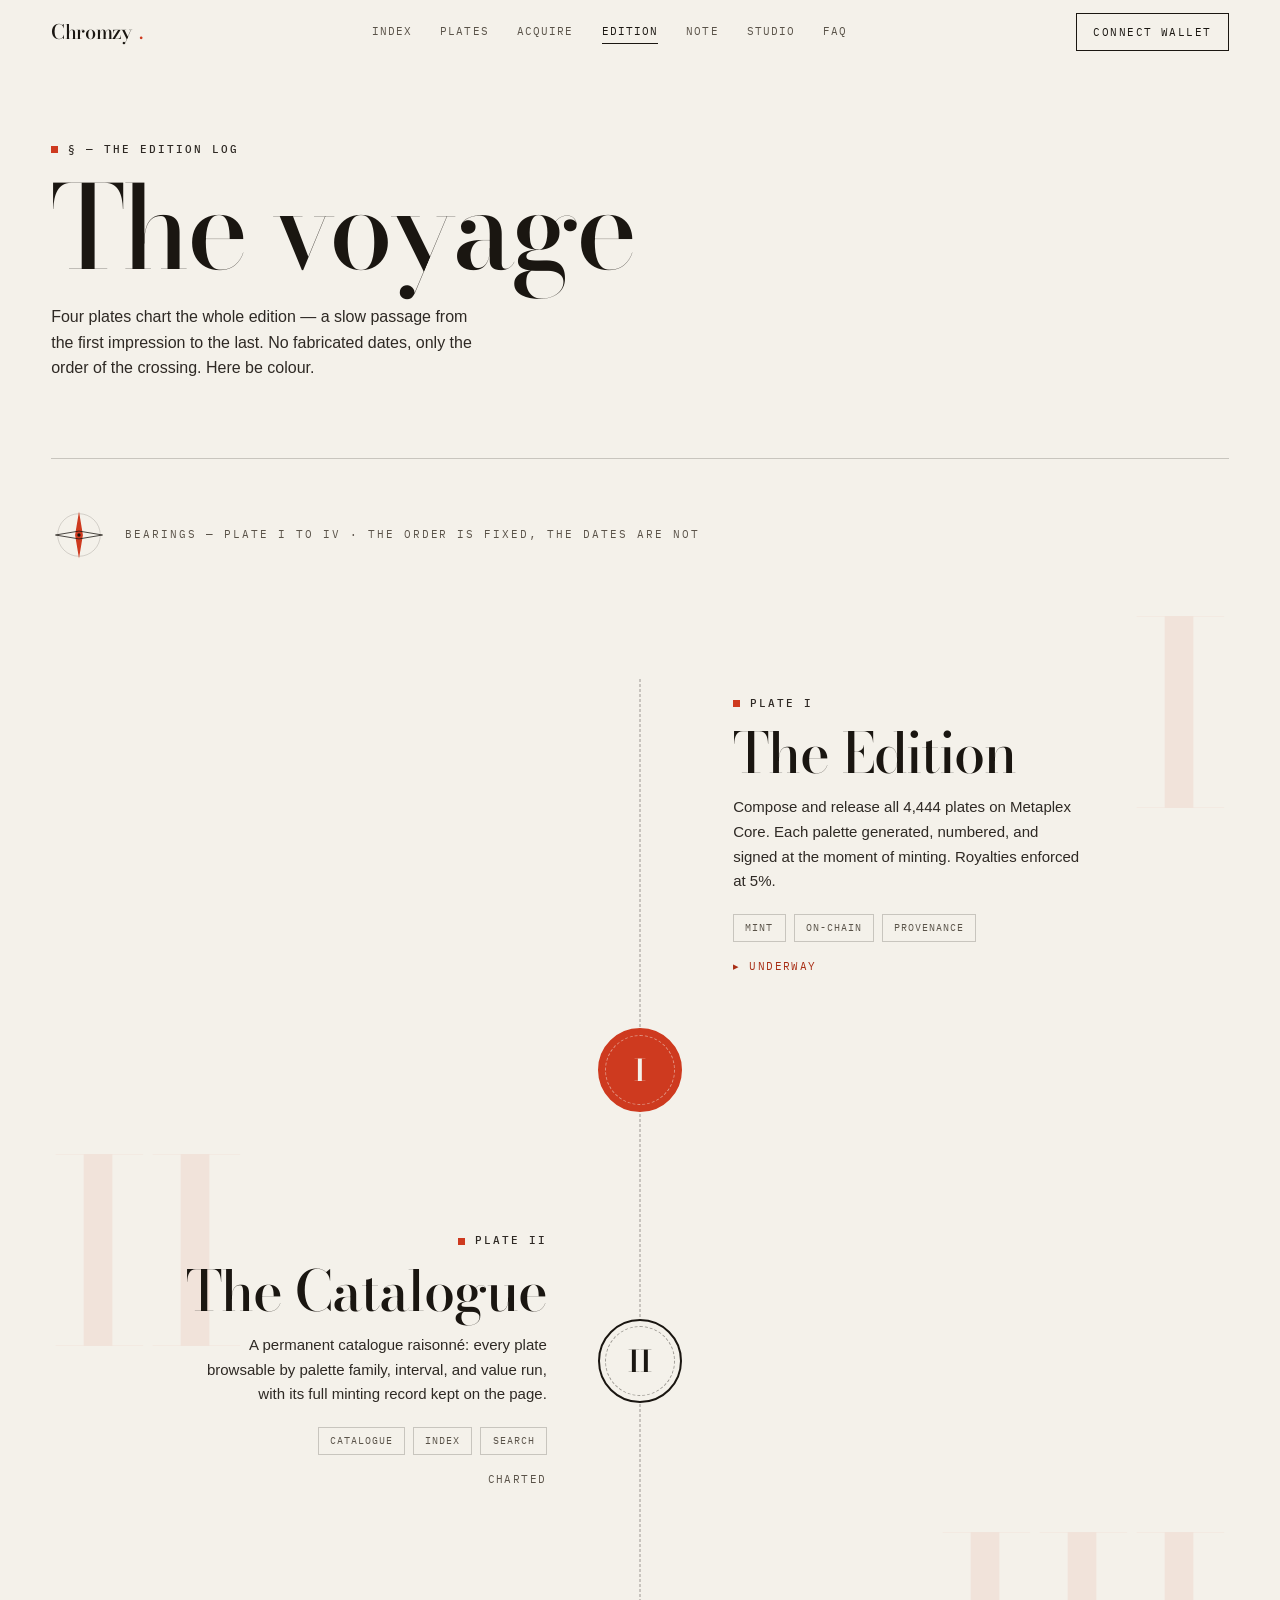
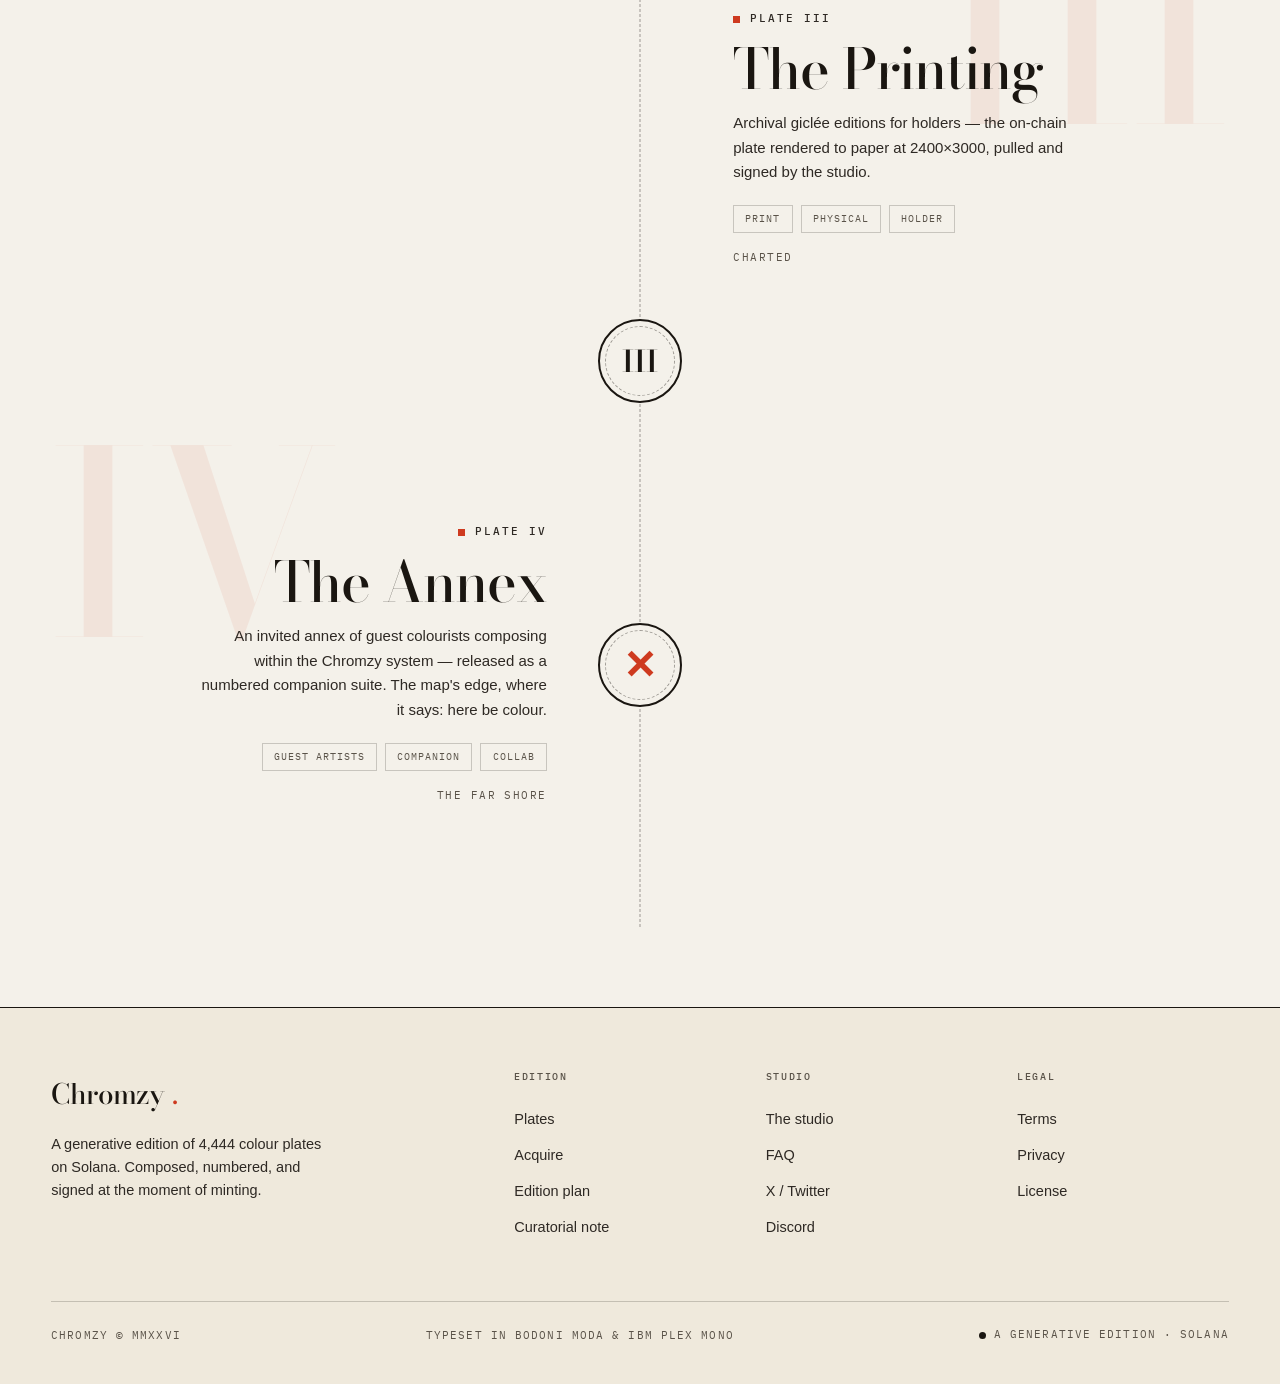
<file: roadmap.html>
<!DOCTYPE html>
<html lang="en">
<head>
  <meta charset="UTF-8">
  <meta name="viewport" content="width=device-width, initial-scale=1.0">
  <title>The Edition Log — CHROMZY Roadmap</title>
  <meta name="description" content="The Chromzy edition log: a four-plate voyage from the mint, through the catalogue raisonné and archival printing, to the invited annex of guest colourists.">
  <link rel="canonical" href="https://chromzy.com/roadmap.html">
  <meta name="theme-color" content="#f4f1ea">
  <meta property="og:type" content="website">
  <meta property="og:site_name" content="CHROMZY">
  <meta property="og:title" content="The Edition Log — CHROMZY">
  <meta property="og:description" content="A four-plate voyage from mint to catalogue, printing, and the guest annex.">
  <meta property="og:url" content="https://chromzy.com/roadmap.html">
  <meta property="og:image" content="https://chromzy.com/assets/og-image.svg">
  <meta name="twitter:card" content="summary_large_image">
  <link rel="icon" href="data:image/svg+xml,%3Csvg xmlns='http://www.w3.org/2000/svg' viewBox='0 0 32 32'%3E%3Crect fill='%23f4f1ea' width='32' height='32'/%3E%3Ccircle cx='16' cy='16' r='6' fill='%23ce3a1f'/%3E%3C/svg%3E">
  <link rel="preconnect" href="https://fonts.googleapis.com">
  <link rel="preconnect" href="https://fonts.gstatic.com" crossorigin>
  <link rel="stylesheet" href="css/main.css">
</head>
<body>
  <header class="nav" role="banner">
    <div class="nav__inner">
      <a href="index.html" class="nav__logo" aria-label="CHROMZY home">Chromzy<span class="nav__logo-dot">.</span></a>
      <nav class="nav__links" aria-label="Main">
        <a href="index.html" class="nav__link" data-nav-link>Index</a>
        <a href="collection.html" class="nav__link" data-nav-link>Plates</a>
        <a href="mint.html" class="nav__link" data-nav-link>Acquire</a>
        <a href="roadmap.html" class="nav__link nav__link--active" data-nav-link>Edition</a>
        <a href="about.html" class="nav__link" data-nav-link>Note</a>
        <a href="team.html" class="nav__link" data-nav-link>Studio</a>
        <a href="faq.html" class="nav__link" data-nav-link>FAQ</a>
      </nav>
      <div class="nav__actions">
        <button type="button" class="btn btn--sm btn--wallet" data-wallet-connect>Connect Wallet</button>
        <button type="button" class="nav__toggle" data-nav-toggle aria-expanded="false" aria-controls="nav-mobile" aria-label="Open menu"><span></span><span></span><span></span></button>
      </div>
    </div>
    <nav id="nav-mobile" class="nav__mobile" data-nav-mobile hidden aria-label="Mobile">
      <a href="index.html" class="nav__mobile-link" data-no="01">Index</a>
      <a href="collection.html" class="nav__mobile-link" data-no="02">Plates</a>
      <a href="mint.html" class="nav__mobile-link" data-no="03">Acquire</a>
      <a href="roadmap.html" class="nav__mobile-link" data-no="04">Edition</a>
      <a href="about.html" class="nav__mobile-link" data-no="05">Note</a>
      <a href="team.html" class="nav__mobile-link" data-no="06">Studio</a>
      <a href="faq.html" class="nav__mobile-link" data-no="07">FAQ</a>
    </nav>
  </header>

  <main id="main-content">
    <div class="container">
      <header class="page-head reveal">
        <div class="sec-mark"><span>§ — The Edition Log</span></div>
        <h1 class="page-head__title">The voyage</h1>
        <p class="page-head__lead">Four plates chart the whole edition — a slow passage from the first impression to the last. No fabricated dates, only the order of the crossing. Here be colour.</p>
      </header>

      <section class="section voyage">
        <div class="voyage__compass reveal" aria-hidden="true">
          <svg viewBox="0 0 100 100" fill="none" stroke="currentColor" stroke-width="1.4">
            <circle cx="50" cy="50" r="38" stroke="var(--hair)"/>
            <g class="rose" stroke="var(--ink)">
              <path d="M50 8 L57 50 L50 92 L43 50 Z" fill="var(--spot)" stroke="none"/>
              <path d="M8 50 L50 43 L92 50 L50 57 Z" fill="none"/>
              <circle cx="50" cy="50" r="3" fill="var(--ink)" stroke="none"/>
            </g>
          </svg>
          <span>Bearings — Plate I to IV · the order is fixed, the dates are not</span>
        </div>

        <div class="voyage__line" aria-hidden="true"></div>

        <!-- Plate I -->
        <article class="voyage__port is-active reveal">
          <div class="voyage__card">
            <span class="voyage__ghost" aria-hidden="true">I</span>
            <div class="voyage__inner">
              <div class="sec-mark"><span>Plate I</span></div>
              <h2 class="voyage__title">The Edition</h2>
              <p class="voyage__desc">Compose and release all 4,444 plates on Metaplex Core. Each palette generated, numbered, and signed at the moment of minting. Royalties enforced at 5%.</p>
              <div class="voyage__tags"><span class="tag">Mint</span><span class="tag">On-chain</span><span class="tag">Provenance</span></div>
              <span class="voyage__status is-active">Underway</span>
            </div>
          </div>
          <div class="voyage__seal-cell"><div class="voyage__seal">I</div></div>
        </article>

        <!-- Plate II -->
        <article class="voyage__port reveal">
          <div class="voyage__card">
            <span class="voyage__ghost" aria-hidden="true">II</span>
            <div class="voyage__inner">
              <div class="sec-mark"><span>Plate II</span></div>
              <h2 class="voyage__title">The Catalogue</h2>
              <p class="voyage__desc">A permanent catalogue raisonné: every plate browsable by palette family, interval, and value run, with its full minting record kept on the page.</p>
              <div class="voyage__tags"><span class="tag">Catalogue</span><span class="tag">Index</span><span class="tag">Search</span></div>
              <span class="voyage__status">Charted</span>
            </div>
          </div>
          <div class="voyage__seal-cell"><div class="voyage__seal">II</div></div>
        </article>

        <!-- Plate III -->
        <article class="voyage__port reveal">
          <div class="voyage__card">
            <span class="voyage__ghost" aria-hidden="true">III</span>
            <div class="voyage__inner">
              <div class="sec-mark"><span>Plate III</span></div>
              <h2 class="voyage__title">The Printing</h2>
              <p class="voyage__desc">Archival giclée editions for holders — the on-chain plate rendered to paper at 2400×3000, pulled and signed by the studio.</p>
              <div class="voyage__tags"><span class="tag">Print</span><span class="tag">Physical</span><span class="tag">Holder</span></div>
              <span class="voyage__status">Charted</span>
            </div>
          </div>
          <div class="voyage__seal-cell"><div class="voyage__seal">III</div></div>
        </article>

        <!-- Plate IV -->
        <article class="voyage__port reveal">
          <div class="voyage__card">
            <span class="voyage__ghost" aria-hidden="true">IV</span>
            <div class="voyage__inner">
              <div class="sec-mark"><span>Plate IV</span></div>
              <h2 class="voyage__title">The Annex</h2>
              <p class="voyage__desc">An invited annex of guest colourists composing within the Chromzy system — released as a numbered companion suite. The map's edge, where it says: here be colour.</p>
              <div class="voyage__tags"><span class="tag">Guest artists</span><span class="tag">Companion</span><span class="tag">Collab</span></div>
              <span class="voyage__status">The far shore</span>
            </div>
          </div>
          <div class="voyage__seal-cell"><div class="voyage__seal"><span class="voyage__x">✕</span></div></div>
        </article>
      </section>
    </div>
  </main>

  <footer class="footer" role="contentinfo">
    <div class="container">
      <div class="footer__grid">
        <div class="footer__brand">
          <a href="index.html" class="nav__logo">Chromzy<span class="nav__logo-dot">.</span></a>
          <p>A generative edition of 4,444 colour plates on Solana. Composed, numbered, and signed at the moment of minting.</p>
        </div>
        <div>
          <h3 class="footer__heading">Edition</h3>
          <a href="collection.html" class="footer__link">Plates</a>
          <a href="mint.html" class="footer__link">Acquire</a>
          <a href="roadmap.html" class="footer__link">Edition plan</a>
          <a href="about.html" class="footer__link">Curatorial note</a>
        </div>
        <div>
          <h3 class="footer__heading">Studio</h3>
          <a href="team.html" class="footer__link">The studio</a>
          <a href="faq.html" class="footer__link">FAQ</a>
          <a href="https://x.com/chromzy" class="footer__link" target="_blank" rel="noopener noreferrer">X / Twitter</a>
          <a href="https://discord.gg/chromzy" class="footer__link" target="_blank" rel="noopener noreferrer">Discord</a>
        </div>
        <div>
          <h3 class="footer__heading">Legal</h3>
          <a href="terms.html" class="footer__link">Terms</a>
          <a href="privacy.html" class="footer__link">Privacy</a>
          <a href="license.html" class="footer__link">License</a>
        </div>
      </div>
      <div class="footer__bottom">
        <span>Chromzy © MMXXVI</span>
        <span>Typeset in Bodoni Moda &amp; IBM Plex Mono</span>
        <span class="footer__solana"><span class="footer__solana-dot" aria-hidden="true"></span> A generative edition · Solana</span>
      </div>
    </div>
  </footer>

  <script type="module" src="js/main.js"></script>
</body>
</html>
</file>
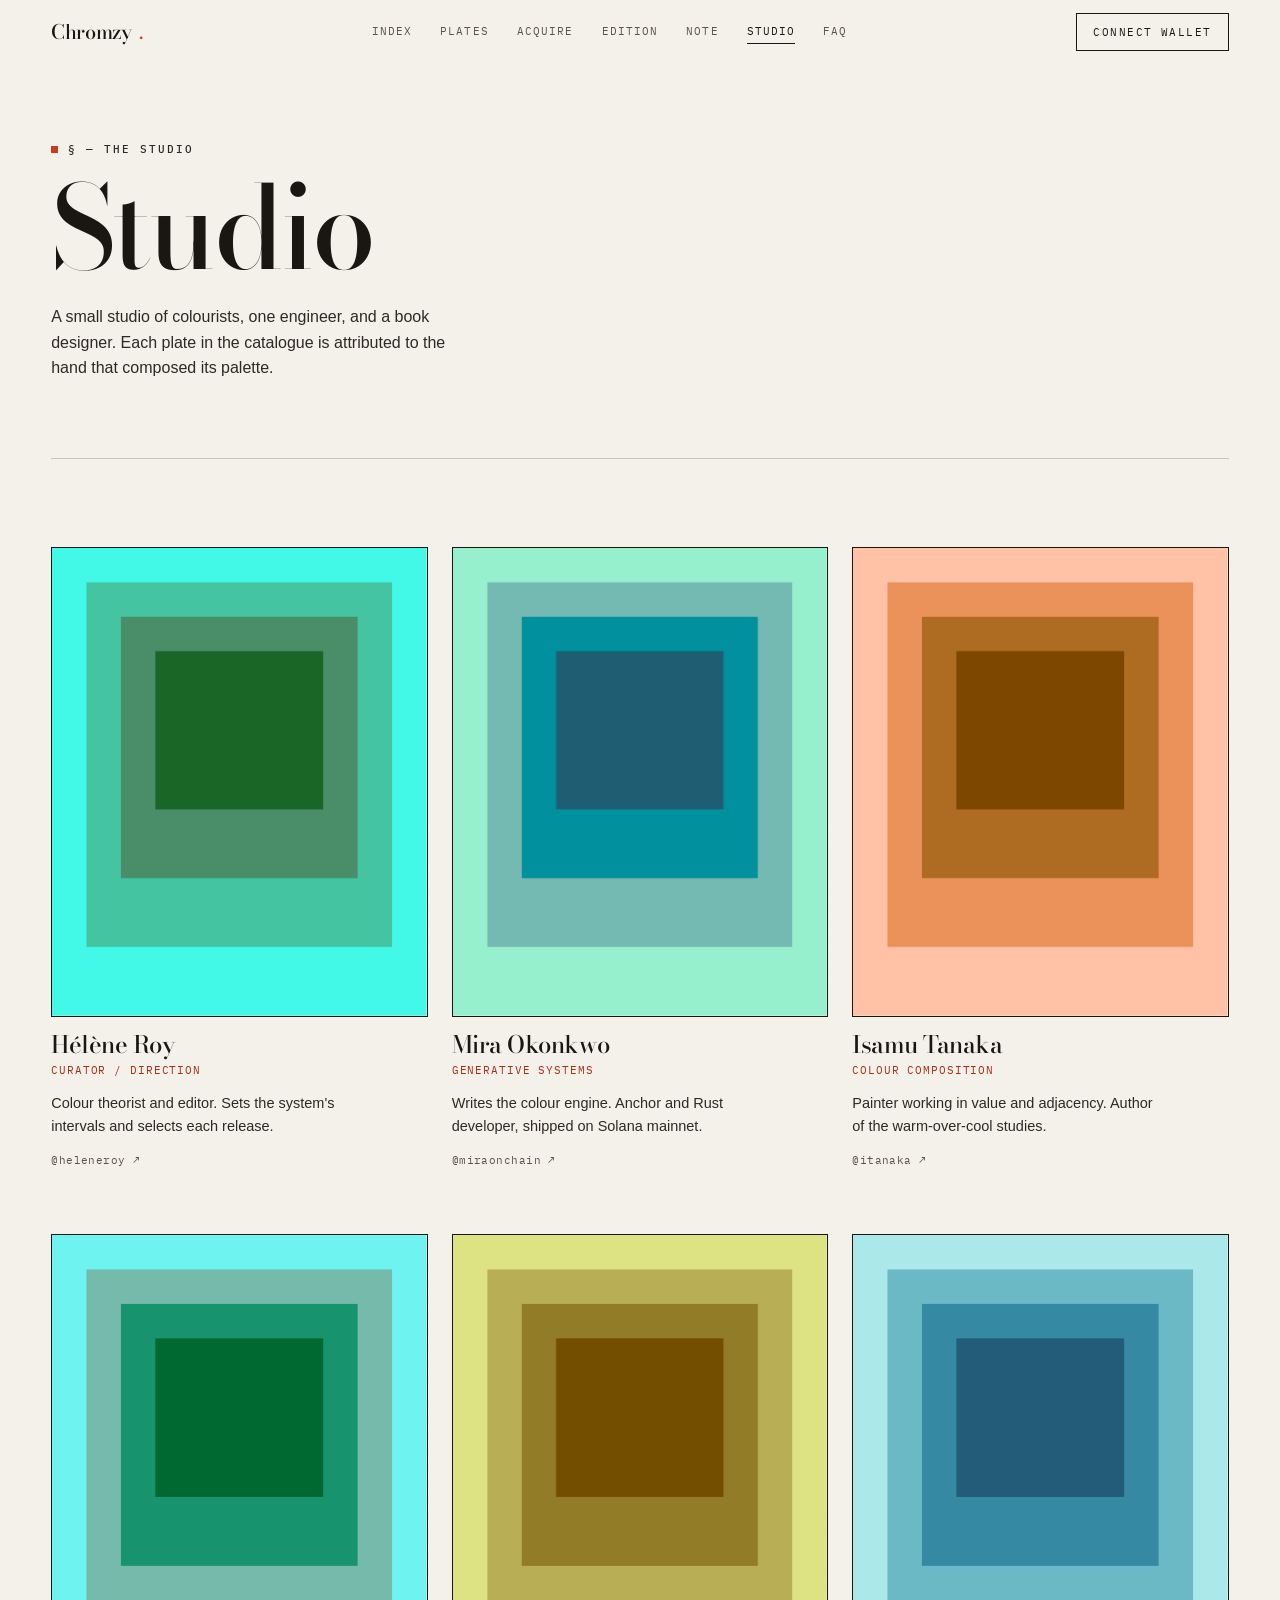
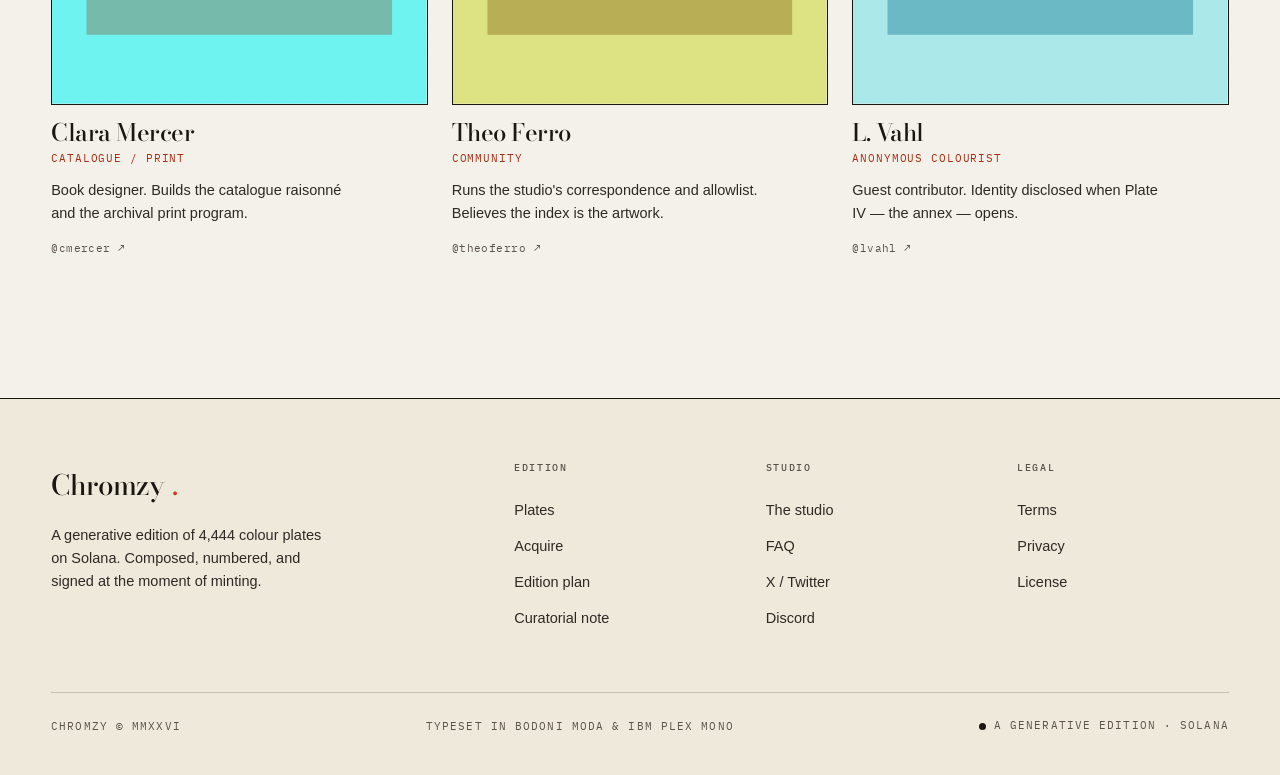
<file: team.html>
<!DOCTYPE html>
<html lang="en">
<head>
  <meta charset="UTF-8">
  <meta name="viewport" content="width=device-width, initial-scale=1.0">
  <title>The Studio — CHROMZY</title>
  <meta name="description" content="Studio Chromzy: the curator, colourists, generative engineer, and catalogue designer behind the 4,444-plate generative colour edition on Solana.">
  <link rel="canonical" href="https://chromzy.com/team.html">
  <meta name="theme-color" content="#f4f1ea">
  <meta property="og:type" content="website">
  <meta property="og:site_name" content="CHROMZY">
  <meta property="og:title" content="The Studio — CHROMZY">
  <meta property="og:description" content="The curator, colourists, and engineers behind the Chromzy edition.">
  <meta property="og:url" content="https://chromzy.com/team.html">
  <meta property="og:image" content="https://chromzy.com/assets/og-image.svg">
  <meta name="twitter:card" content="summary_large_image">
  <link rel="icon" href="data:image/svg+xml,%3Csvg xmlns='http://www.w3.org/2000/svg' viewBox='0 0 32 32'%3E%3Crect fill='%23f4f1ea' width='32' height='32'/%3E%3Ccircle cx='16' cy='16' r='6' fill='%23ce3a1f'/%3E%3C/svg%3E">
  <link rel="preconnect" href="https://fonts.googleapis.com">
  <link rel="preconnect" href="https://fonts.gstatic.com" crossorigin>
  <link rel="stylesheet" href="css/main.css">
</head>
<body>
  <header class="nav" role="banner">
    <div class="nav__inner">
      <a href="index.html" class="nav__logo" aria-label="CHROMZY home">Chromzy<span class="nav__logo-dot">.</span></a>
      <nav class="nav__links" aria-label="Main">
        <a href="index.html" class="nav__link" data-nav-link>Index</a>
        <a href="collection.html" class="nav__link" data-nav-link>Plates</a>
        <a href="mint.html" class="nav__link" data-nav-link>Acquire</a>
        <a href="roadmap.html" class="nav__link" data-nav-link>Edition</a>
        <a href="about.html" class="nav__link" data-nav-link>Note</a>
        <a href="team.html" class="nav__link nav__link--active" data-nav-link>Studio</a>
        <a href="faq.html" class="nav__link" data-nav-link>FAQ</a>
      </nav>
      <div class="nav__actions">
        <button type="button" class="btn btn--sm btn--wallet" data-wallet-connect>Connect Wallet</button>
        <button type="button" class="nav__toggle" data-nav-toggle aria-expanded="false" aria-controls="nav-mobile" aria-label="Open menu"><span></span><span></span><span></span></button>
      </div>
    </div>
    <nav id="nav-mobile" class="nav__mobile" data-nav-mobile hidden aria-label="Mobile">
      <a href="index.html" class="nav__mobile-link" data-no="01">Index</a>
      <a href="collection.html" class="nav__mobile-link" data-no="02">Plates</a>
      <a href="mint.html" class="nav__mobile-link" data-no="03">Acquire</a>
      <a href="roadmap.html" class="nav__mobile-link" data-no="04">Edition</a>
      <a href="about.html" class="nav__mobile-link" data-no="05">Note</a>
      <a href="team.html" class="nav__mobile-link" data-no="06">Studio</a>
      <a href="faq.html" class="nav__mobile-link" data-no="07">FAQ</a>
    </nav>
  </header>

  <main id="main-content">
    <div class="container">
      <header class="page-head reveal">
        <div class="sec-mark"><span>§ — The Studio</span></div>
        <h1 class="page-head__title">Studio</h1>
        <p class="page-head__lead">A small studio of colourists, one engineer, and a book designer. Each plate in the catalogue is attributed to the hand that composed its palette.</p>
      </header>

      <section class="section" style="padding-top:clamp(48px,7vw,88px);">
        <div class="team-grid stagger">
          <article class="team-card reveal">
            <div class="team-card__frame figure__frame ar-4-5"><canvas data-plate data-seed="11" data-plate-chroma="0.13"></canvas></div>
            <h2 class="team-card__name">Hélène Roy</h2>
            <p class="team-card__role">Curator / Direction</p>
            <p class="team-card__bio">Colour theorist and editor. Sets the system's intervals and selects each release.</p>
            <div class="team-card__social"><a href="#" target="_blank" rel="noopener noreferrer">@heleneroy ↗</a></div>
          </article>
          <article class="team-card reveal">
            <div class="team-card__frame figure__frame ar-4-5"><canvas data-plate data-seed="212" data-plate-chroma="0.10"></canvas></div>
            <h2 class="team-card__name">Mira Okonkwo</h2>
            <p class="team-card__role">Generative Systems</p>
            <p class="team-card__bio">Writes the colour engine. Anchor and Rust developer, shipped on Solana mainnet.</p>
            <div class="team-card__social"><a href="#" target="_blank" rel="noopener noreferrer">@miraonchain ↗</a></div>
          </article>
          <article class="team-card reveal">
            <div class="team-card__frame figure__frame ar-4-5"><canvas data-plate data-seed="333" data-plate-chroma="0.14"></canvas></div>
            <h2 class="team-card__name">Isamu Tanaka</h2>
            <p class="team-card__role">Colour Composition</p>
            <p class="team-card__bio">Painter working in value and adjacency. Author of the warm-over-cool studies.</p>
            <div class="team-card__social"><a href="#" target="_blank" rel="noopener noreferrer">@itanaka ↗</a></div>
          </article>
          <article class="team-card reveal">
            <div class="team-card__frame figure__frame ar-4-5"><canvas data-plate data-seed="488" data-plate-chroma="0.11"></canvas></div>
            <h2 class="team-card__name">Clara Mercer</h2>
            <p class="team-card__role">Catalogue / Print</p>
            <p class="team-card__bio">Book designer. Builds the catalogue raisonné and the archival print program.</p>
            <div class="team-card__social"><a href="#" target="_blank" rel="noopener noreferrer">@cmercer ↗</a></div>
          </article>
          <article class="team-card reveal">
            <div class="team-card__frame figure__frame ar-4-5"><canvas data-plate data-seed="654" data-plate-chroma="0.12"></canvas></div>
            <h2 class="team-card__name">Theo Ferro</h2>
            <p class="team-card__role">Community</p>
            <p class="team-card__bio">Runs the studio's correspondence and allowlist. Believes the index is the artwork.</p>
            <div class="team-card__social"><a href="#" target="_blank" rel="noopener noreferrer">@theoferro ↗</a></div>
          </article>
          <article class="team-card reveal">
            <div class="team-card__frame figure__frame ar-4-5"><canvas data-plate data-seed="810" data-plate-chroma="0.09"></canvas></div>
            <h2 class="team-card__name">L. Vahl</h2>
            <p class="team-card__role">Anonymous Colourist</p>
            <p class="team-card__bio">Guest contributor. Identity disclosed when Plate IV — the annex — opens.</p>
            <div class="team-card__social"><a href="#" target="_blank" rel="noopener noreferrer">@lvahl ↗</a></div>
          </article>
        </div>
      </section>
    </div>
  </main>

  <footer class="footer" role="contentinfo">
    <div class="container">
      <div class="footer__grid">
        <div class="footer__brand">
          <a href="index.html" class="nav__logo">Chromzy<span class="nav__logo-dot">.</span></a>
          <p>A generative edition of 4,444 colour plates on Solana. Composed, numbered, and signed at the moment of minting.</p>
        </div>
        <div>
          <h3 class="footer__heading">Edition</h3>
          <a href="collection.html" class="footer__link">Plates</a>
          <a href="mint.html" class="footer__link">Acquire</a>
          <a href="roadmap.html" class="footer__link">Edition plan</a>
          <a href="about.html" class="footer__link">Curatorial note</a>
        </div>
        <div>
          <h3 class="footer__heading">Studio</h3>
          <a href="team.html" class="footer__link">The studio</a>
          <a href="faq.html" class="footer__link">FAQ</a>
          <a href="https://x.com/chromzy" class="footer__link" target="_blank" rel="noopener noreferrer">X / Twitter</a>
          <a href="https://discord.gg/chromzy" class="footer__link" target="_blank" rel="noopener noreferrer">Discord</a>
        </div>
        <div>
          <h3 class="footer__heading">Legal</h3>
          <a href="terms.html" class="footer__link">Terms</a>
          <a href="privacy.html" class="footer__link">Privacy</a>
          <a href="license.html" class="footer__link">License</a>
        </div>
      </div>
      <div class="footer__bottom">
        <span>Chromzy © MMXXVI</span>
        <span>Typeset in Bodoni Moda &amp; IBM Plex Mono</span>
        <span class="footer__solana"><span class="footer__solana-dot" aria-hidden="true"></span> A generative edition · Solana</span>
      </div>
    </div>
  </footer>

  <script type="module" src="js/main.js"></script>
</body>
</html>
</file>
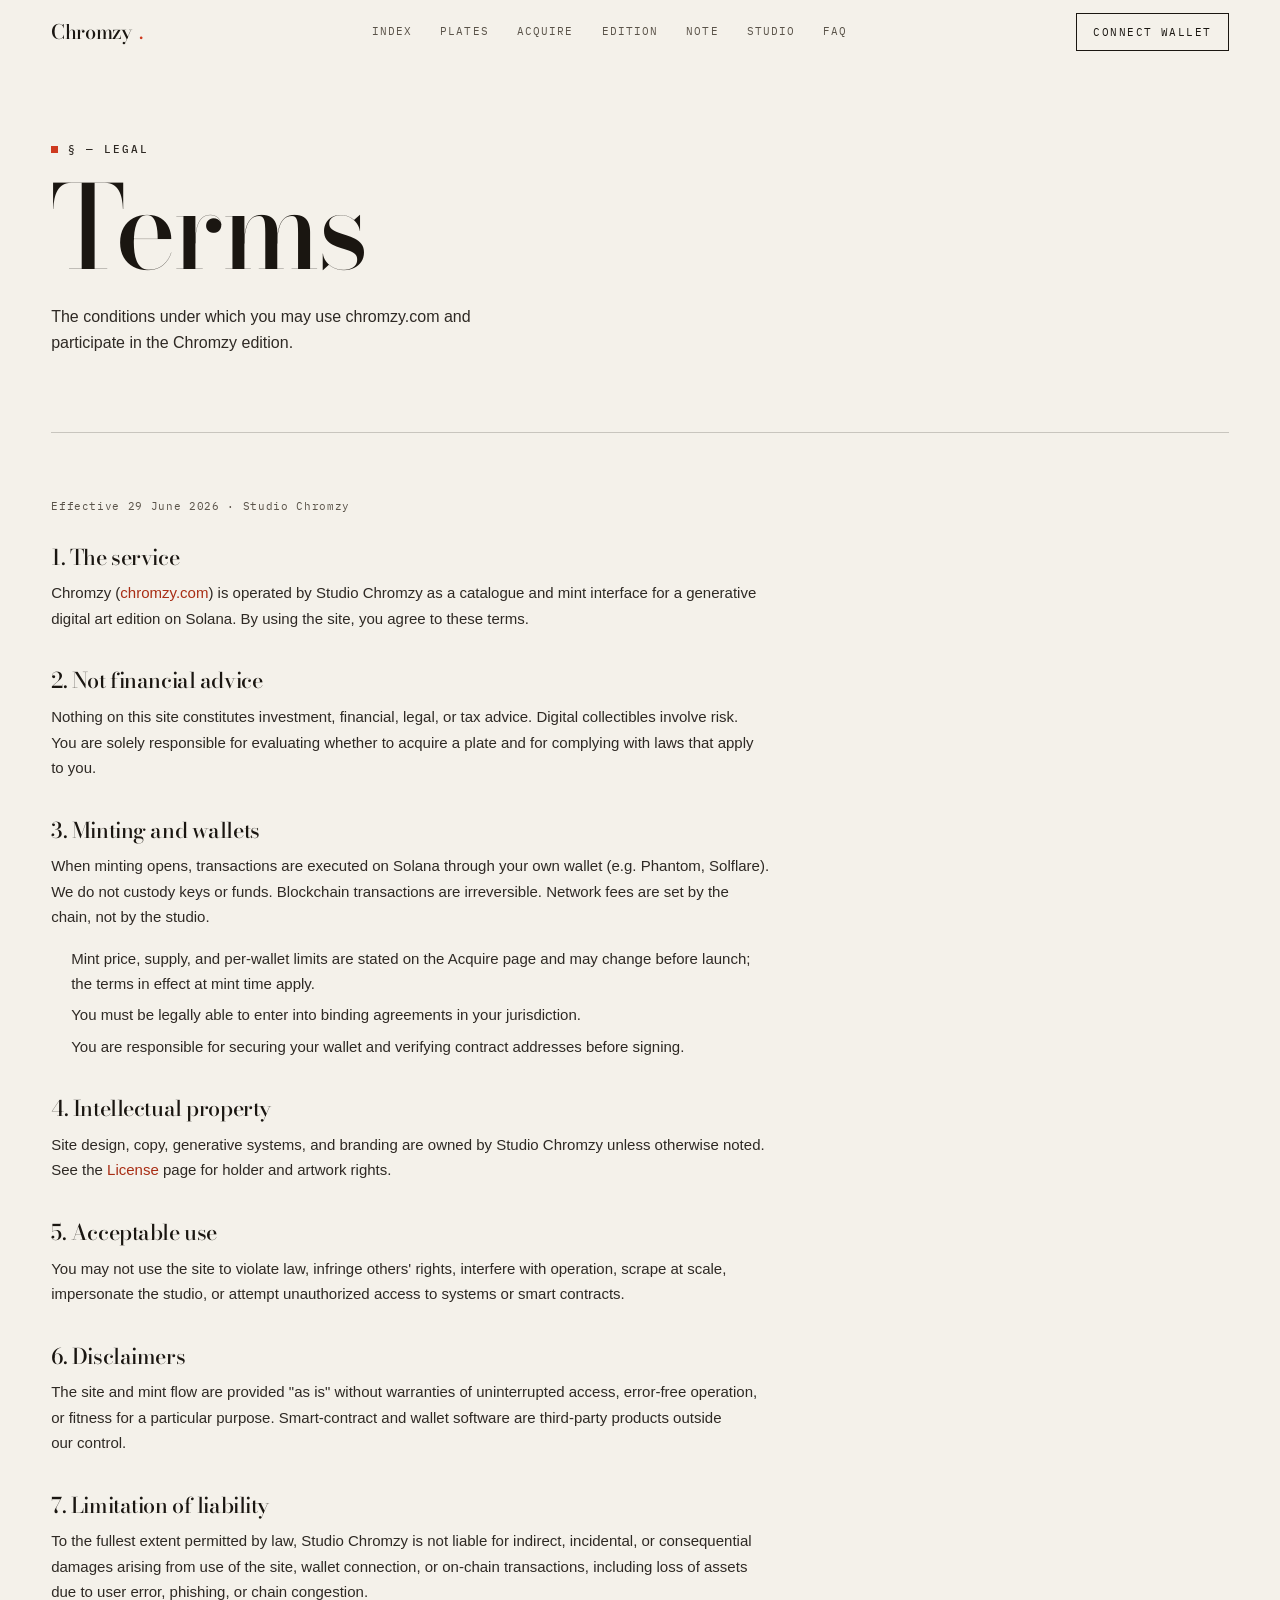
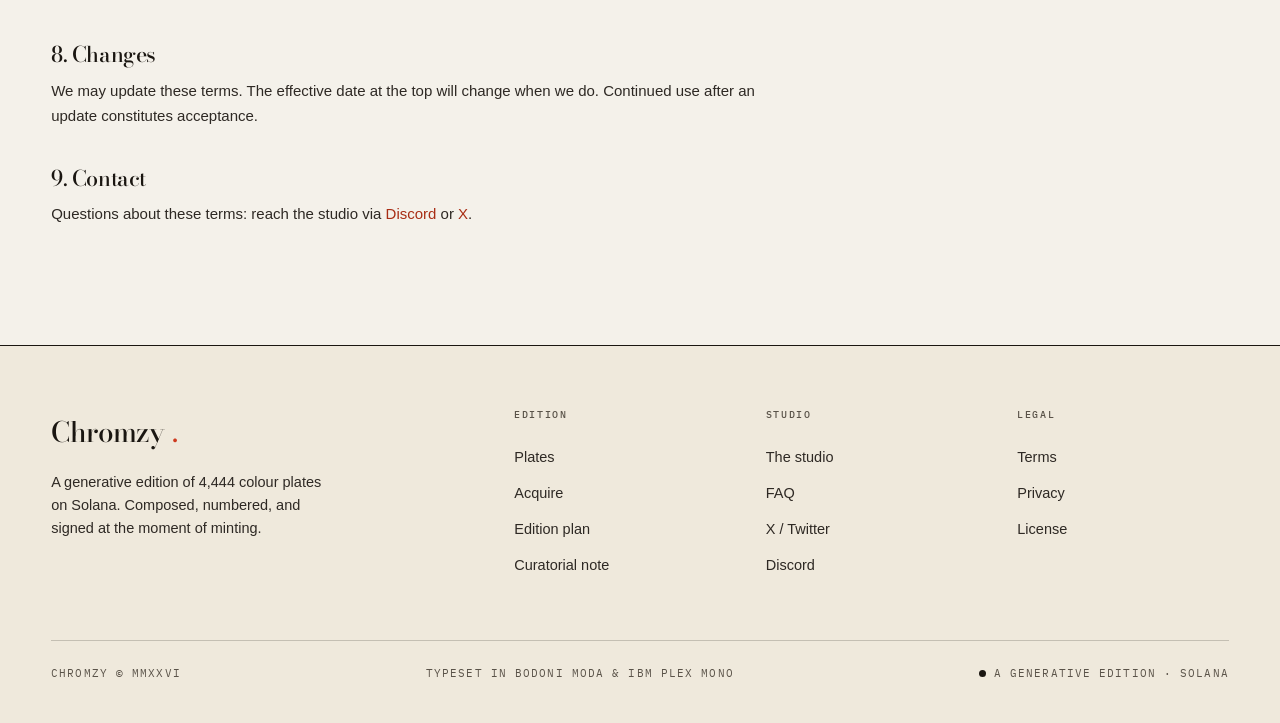
<file: terms.html>
<!DOCTYPE html>
<html lang="en">
<head>
  <meta charset="UTF-8">
  <meta name="viewport" content="width=device-width, initial-scale=1.0">
  <title>Terms of Use — CHROMZY</title>
  <meta name="description" content="Terms of use for chromzy.com: the Chromzy digital art edition, minting, wallet connection, and acceptable use of the site.">
  <link rel="canonical" href="https://chromzy.com/terms.html">
  <meta name="theme-color" content="#f4f1ea">
  <meta property="og:type" content="website">
  <meta property="og:site_name" content="CHROMZY">
  <meta property="og:title" content="Terms of Use — CHROMZY">
  <meta property="og:url" content="https://chromzy.com/terms.html">
  <meta property="og:image" content="https://chromzy.com/assets/og-image.svg">
  <meta name="twitter:card" content="summary_large_image">
  <link rel="icon" href="data:image/svg+xml,%3Csvg xmlns='http://www.w3.org/2000/svg' viewBox='0 0 32 32'%3E%3Crect fill='%23f4f1ea' width='32' height='32'/%3E%3Ccircle cx='16' cy='16' r='6' fill='%23ce3a1f'/%3E%3C/svg%3E">
  <link rel="preconnect" href="https://fonts.googleapis.com">
  <link rel="preconnect" href="https://fonts.gstatic.com" crossorigin>
  <link rel="stylesheet" href="css/main.css">
</head>
<body>
  <header class="nav" role="banner">
    <div class="nav__inner">
      <a href="index.html" class="nav__logo" aria-label="CHROMZY home">Chromzy<span class="nav__logo-dot">.</span></a>
      <nav class="nav__links" aria-label="Main">
        <a href="index.html" class="nav__link" data-nav-link>Index</a>
        <a href="collection.html" class="nav__link" data-nav-link>Plates</a>
        <a href="mint.html" class="nav__link" data-nav-link>Acquire</a>
        <a href="roadmap.html" class="nav__link" data-nav-link>Edition</a>
        <a href="about.html" class="nav__link" data-nav-link>Note</a>
        <a href="team.html" class="nav__link" data-nav-link>Studio</a>
        <a href="faq.html" class="nav__link" data-nav-link>FAQ</a>
      </nav>
      <div class="nav__actions">
        <button type="button" class="btn btn--sm btn--wallet" data-wallet-connect>Connect Wallet</button>
        <button type="button" class="nav__toggle" data-nav-toggle aria-expanded="false" aria-controls="nav-mobile" aria-label="Open menu"><span></span><span></span><span></span></button>
      </div>
    </div>
    <nav id="nav-mobile" class="nav__mobile" data-nav-mobile hidden aria-label="Mobile">
      <a href="index.html" class="nav__mobile-link" data-no="01">Index</a>
      <a href="collection.html" class="nav__mobile-link" data-no="02">Plates</a>
      <a href="mint.html" class="nav__mobile-link" data-no="03">Acquire</a>
      <a href="roadmap.html" class="nav__mobile-link" data-no="04">Edition</a>
      <a href="about.html" class="nav__mobile-link" data-no="05">Note</a>
      <a href="team.html" class="nav__mobile-link" data-no="06">Studio</a>
      <a href="faq.html" class="nav__mobile-link" data-no="07">FAQ</a>
    </nav>
  </header>

  <main id="main-content">
    <div class="container">
      <header class="page-head reveal">
        <div class="sec-mark"><span>§ — Legal</span></div>
        <h1 class="page-head__title">Terms</h1>
        <p class="page-head__lead">The conditions under which you may use chromzy.com and participate in the Chromzy edition.</p>
      </header>

      <section class="section legal-prose reveal" style="padding-top:clamp(40px,5vw,72px);padding-bottom:clamp(64px,8vw,120px);">
        <p class="legal-updated">Effective 29 June 2026 · Studio Chromzy</p>

        <h2>1. The service</h2>
        <p>Chromzy (<a href="https://chromzy.com">chromzy.com</a>) is operated by Studio Chromzy as a catalogue and mint interface for a generative digital art edition on Solana. By using the site, you agree to these terms.</p>

        <h2>2. Not financial advice</h2>
        <p>Nothing on this site constitutes investment, financial, legal, or tax advice. Digital collectibles involve risk. You are solely responsible for evaluating whether to acquire a plate and for complying with laws that apply to you.</p>

        <h2>3. Minting and wallets</h2>
        <p>When minting opens, transactions are executed on Solana through your own wallet (e.g. Phantom, Solflare). We do not custody keys or funds. Blockchain transactions are irreversible. Network fees are set by the chain, not by the studio.</p>
        <ul>
          <li>Mint price, supply, and per-wallet limits are stated on the Acquire page and may change before launch; the terms in effect at mint time apply.</li>
          <li>You must be legally able to enter into binding agreements in your jurisdiction.</li>
          <li>You are responsible for securing your wallet and verifying contract addresses before signing.</li>
        </ul>

        <h2>4. Intellectual property</h2>
        <p>Site design, copy, generative systems, and branding are owned by Studio Chromzy unless otherwise noted. See the <a href="license.html">License</a> page for holder and artwork rights.</p>

        <h2>5. Acceptable use</h2>
        <p>You may not use the site to violate law, infringe others' rights, interfere with operation, scrape at scale, impersonate the studio, or attempt unauthorized access to systems or smart contracts.</p>

        <h2>6. Disclaimers</h2>
        <p>The site and mint flow are provided "as is" without warranties of uninterrupted access, error-free operation, or fitness for a particular purpose. Smart-contract and wallet software are third-party products outside our control.</p>

        <h2>7. Limitation of liability</h2>
        <p>To the fullest extent permitted by law, Studio Chromzy is not liable for indirect, incidental, or consequential damages arising from use of the site, wallet connection, or on-chain transactions, including loss of assets due to user error, phishing, or chain congestion.</p>

        <h2>8. Changes</h2>
        <p>We may update these terms. The effective date at the top will change when we do. Continued use after an update constitutes acceptance.</p>

        <h2>9. Contact</h2>
        <p>Questions about these terms: reach the studio via <a href="https://discord.gg/chromzy" target="_blank" rel="noopener noreferrer">Discord</a> or <a href="https://x.com/chromzy" target="_blank" rel="noopener noreferrer">X</a>.</p>
      </section>
    </div>
  </main>

  <footer class="footer" role="contentinfo">
    <div class="container">
      <div class="footer__grid">
        <div class="footer__brand">
          <a href="index.html" class="nav__logo">Chromzy<span class="nav__logo-dot">.</span></a>
          <p>A generative edition of 4,444 colour plates on Solana. Composed, numbered, and signed at the moment of minting.</p>
        </div>
        <div>
          <h3 class="footer__heading">Edition</h3>
          <a href="collection.html" class="footer__link">Plates</a>
          <a href="mint.html" class="footer__link">Acquire</a>
          <a href="roadmap.html" class="footer__link">Edition plan</a>
          <a href="about.html" class="footer__link">Curatorial note</a>
        </div>
        <div>
          <h3 class="footer__heading">Studio</h3>
          <a href="team.html" class="footer__link">The studio</a>
          <a href="faq.html" class="footer__link">FAQ</a>
          <a href="https://x.com/chromzy" class="footer__link" target="_blank" rel="noopener noreferrer">X / Twitter</a>
          <a href="https://discord.gg/chromzy" class="footer__link" target="_blank" rel="noopener noreferrer">Discord</a>
        </div>
        <div>
          <h3 class="footer__heading">Legal</h3>
          <a href="terms.html" class="footer__link">Terms</a>
          <a href="privacy.html" class="footer__link">Privacy</a>
          <a href="license.html" class="footer__link">License</a>
        </div>
      </div>
      <div class="footer__bottom">
        <span>Chromzy © MMXXVI</span>
        <span>Typeset in Bodoni Moda &amp; IBM Plex Mono</span>
        <span class="footer__solana"><span class="footer__solana-dot" aria-hidden="true"></span> A generative edition · Solana</span>
      </div>
    </div>
  </footer>

  <script type="module" src="js/main.js"></script>
</body>
</html>
</file>
<file: css/main.css>
@import "variables.css";
@import "base.css";
@import "effects.css";
@import "components.css";
@import "pages.css";
@import "interactions.css";
</file>
